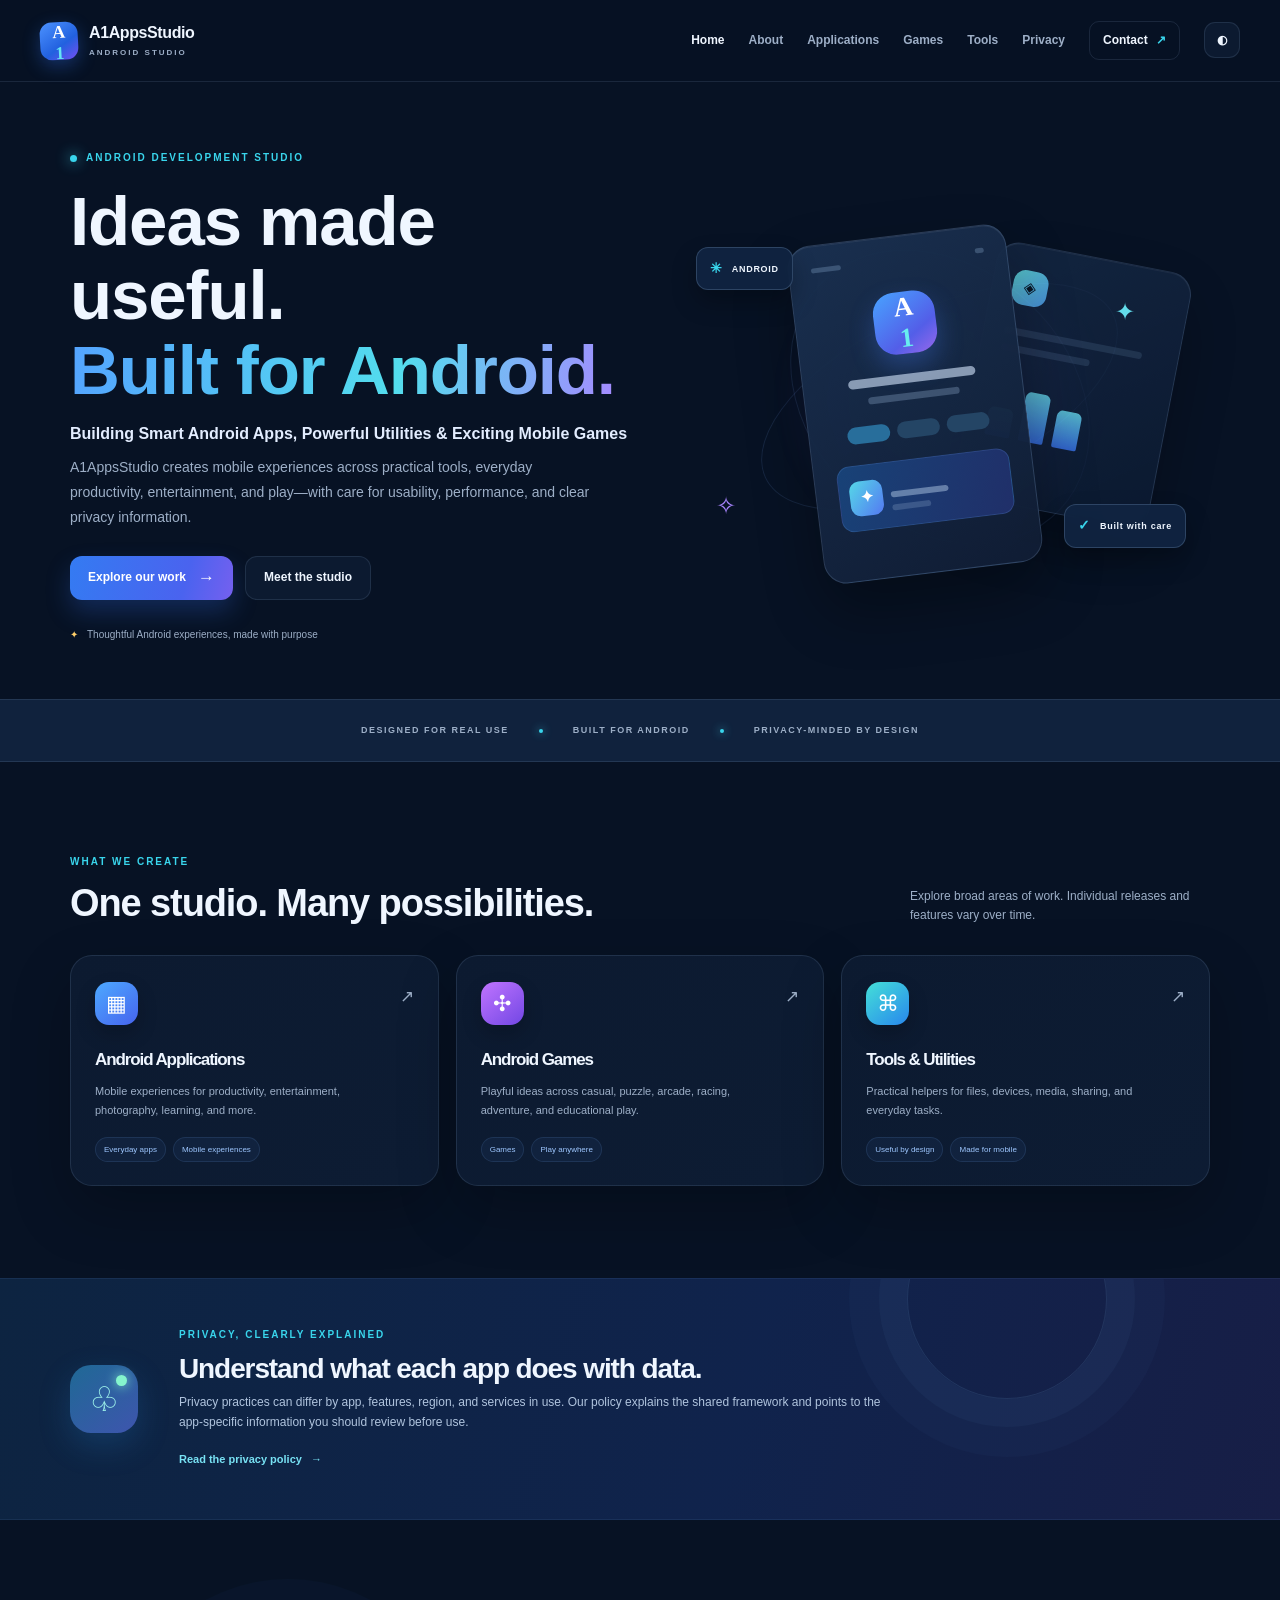
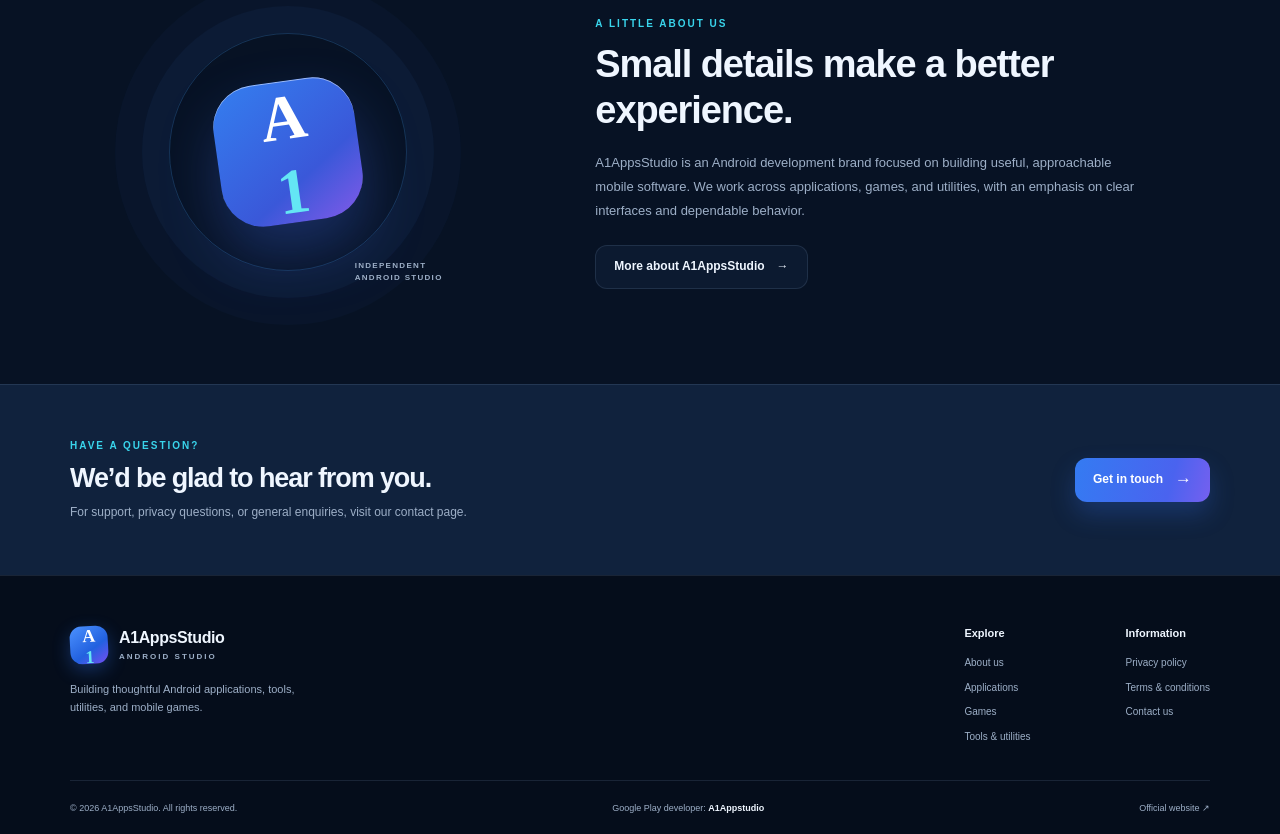
<file: index.html>
<!doctype html>
<html lang="en" data-theme="dark">
<head>
  <meta charset="utf-8">
  <meta name="viewport" content="width=device-width, initial-scale=1">
  <meta name="theme-color" content="#071224">
  <meta name="description" content="A1AppsStudio creates Android applications, helpful utilities, and mobile games with thoughtful design and privacy in mind.">
  <title>A1AppsStudio — Android Apps, Utilities & Games</title>
  <link rel="icon" href="assets/favicon.svg" type="image/svg+xml">
  <link rel="stylesheet" href="assets/site.css">
  <script src="assets/site.js" defer></script>
</head>
<body>
  <a class="skip-link" href="#main">Skip to content</a>
  <header class="site-header"><div class="nav-wrap">
    <a class="brand" href="index.html" aria-label="A1AppsStudio home"><span class="brand-mark">A<span>1</span></span><span>A1AppsStudio<small>ANDROID STUDIO</small></span></a>
    <button class="menu-toggle" aria-expanded="false" aria-controls="primary-nav" aria-label="Open navigation"><span></span><span></span><span></span></button>
    <nav id="primary-nav" class="primary-nav" aria-label="Main navigation"><a class="active" href="index.html">Home</a><a href="about.html">About</a><a href="applications.html">Applications</a><a href="games.html">Games</a><a href="tools.html">Tools</a><a href="privacy.html">Privacy</a><a class="nav-contact" href="contact.html">Contact <span aria-hidden="true">↗</span></a><button class="theme-toggle" type="button" aria-label="Switch to light mode" title="Switch color theme">◐</button></nav>
  </div></header>
  <main id="main">
    <section class="hero shell">
      <div class="hero-copy"><div class="eyebrow"><span class="pulse"></span> ANDROID DEVELOPMENT STUDIO</div><h1>Ideas made useful.<br><span>Built for Android.</span></h1><p class="hero-lead">Building Smart Android Apps, Powerful Utilities &amp; Exciting Mobile Games</p><p class="hero-text">A1AppsStudio creates mobile experiences across practical tools, everyday productivity, entertainment, and play—with care for usability, performance, and clear privacy information.</p><div class="hero-actions"><a class="button button-primary" href="applications.html">Explore our work <span aria-hidden="true">→</span></a><a class="button button-quiet" href="about.html">Meet the studio</a></div><div class="hero-note"><span class="note-icon">✦</span> Thoughtful Android experiences, made with purpose</div></div>
      <div class="hero-art" aria-label="Abstract illustration of Android app screens" role="img"><div class="orbit orbit-one"></div><div class="orbit orbit-two"></div><div class="glow"></div><div class="art-card art-card-back"><span class="mini-icon cyan">◈</span><i></i><i class="short"></i><div class="mini-bars"><b></b><b></b><b></b></div></div><div class="art-card art-card-front"><div class="phone-top"><span></span><span></span></div><div class="app-symbol">A<span>1</span></div><div class="art-line wide"></div><div class="art-line"></div><div class="art-chip-row"><span></span><span></span><span></span></div><div class="art-tile"><b>✦</b><span></span><span class="short"></span></div></div><div class="float-chip chip-top"><span>✳</span> ANDROID</div><div class="float-chip chip-bottom"><span>✓</span> Built with care</div><div class="spark spark-a">✦</div><div class="spark spark-b">✧</div></div>
    </section>
    <section class="trust-strip"><div class="shell trust-inner"><span>DESIGNED FOR REAL USE</span><span class="trust-divider"></span><span>BUILT FOR ANDROID</span><span class="trust-divider"></span><span>PRIVACY-MINDED BY DESIGN</span></div></section>
    <section class="section shell"><div class="section-heading"><div><div class="eyebrow">WHAT WE CREATE</div><h2>One studio. Many possibilities.</h2></div><p>Explore broad areas of work. Individual releases and features vary over time.</p></div><div class="category-grid">
      <a class="category-card" href="applications.html"><div class="category-icon icon-blue">▦</div><span class="card-arrow">↗</span><h3>Android Applications</h3><p>Mobile experiences for productivity, entertainment, photography, learning, and more.</p><div class="tag-row"><span>Everyday apps</span><span>Mobile experiences</span></div></a>
      <a class="category-card" href="games.html"><div class="category-icon icon-violet">✣</div><span class="card-arrow">↗</span><h3>Android Games</h3><p>Playful ideas across casual, puzzle, arcade, racing, adventure, and educational play.</p><div class="tag-row"><span>Games</span><span>Play anywhere</span></div></a>
      <a class="category-card" href="tools.html"><div class="category-icon icon-cyan">⌘</div><span class="card-arrow">↗</span><h3>Tools &amp; Utilities</h3><p>Practical helpers for files, devices, media, sharing, and everyday tasks.</p><div class="tag-row"><span>Useful by design</span><span>Made for mobile</span></div></a>
    </div></section>
    <section class="privacy-band"><div class="shell privacy-inner"><div class="privacy-emblem">♧<span></span></div><div><div class="eyebrow">PRIVACY, CLEARLY EXPLAINED</div><h2>Understand what each app does with data.</h2><p>Privacy practices can differ by app, features, region, and services in use. Our policy explains the shared framework and points to the app-specific information you should review before use.</p><a class="text-link" href="privacy.html">Read the privacy policy <span aria-hidden="true">→</span></a></div><div class="privacy-orb" aria-hidden="true"></div></div></section>
    <section class="section shell about-preview"><div class="about-graphic"><div class="about-ring"></div><div class="about-monogram">A<span>1</span></div><div class="about-caption">INDEPENDENT<br>ANDROID STUDIO</div></div><div class="about-copy"><div class="eyebrow">A LITTLE ABOUT US</div><h2>Small details make a better experience.</h2><p>A1AppsStudio is an Android development brand focused on building useful, approachable mobile software. We work across applications, games, and utilities, with an emphasis on clear interfaces and dependable behavior.</p><a class="button button-outline" href="about.html">More about A1AppsStudio <span aria-hidden="true">→</span></a></div></section>
    <section class="contact-cta"><div class="shell cta-inner"><div><div class="eyebrow">HAVE A QUESTION?</div><h2>We’d be glad to hear from you.</h2><p>For support, privacy questions, or general enquiries, visit our contact page.</p></div><a class="button button-primary" href="contact.html">Get in touch <span aria-hidden="true">→</span></a></div></section>
  </main>
  <footer class="site-footer"><div class="shell footer-main"><div class="footer-brand"><a class="brand" href="index.html"><span class="brand-mark">A<span>1</span></span><span>A1AppsStudio<small>ANDROID STUDIO</small></span></a><p>Building thoughtful Android applications, tools, utilities, and mobile games.</p></div><div class="footer-links"><div><b>Explore</b><a href="about.html">About us</a><a href="applications.html">Applications</a><a href="games.html">Games</a><a href="tools.html">Tools &amp; utilities</a></div><div><b>Information</b><a href="privacy.html">Privacy policy</a><a href="terms.html">Terms &amp; conditions</a><a href="contact.html">Contact us</a></div></div></div><div class="shell footer-bottom"><span>© <span data-year></span> A1AppsStudio. All rights reserved.</span><span>Google Play developer: <strong>A1Appstudio</strong></span><a href="https://asifmahmod26.github.io/">Official website ↗</a></div></footer>
</body></html>
</file>
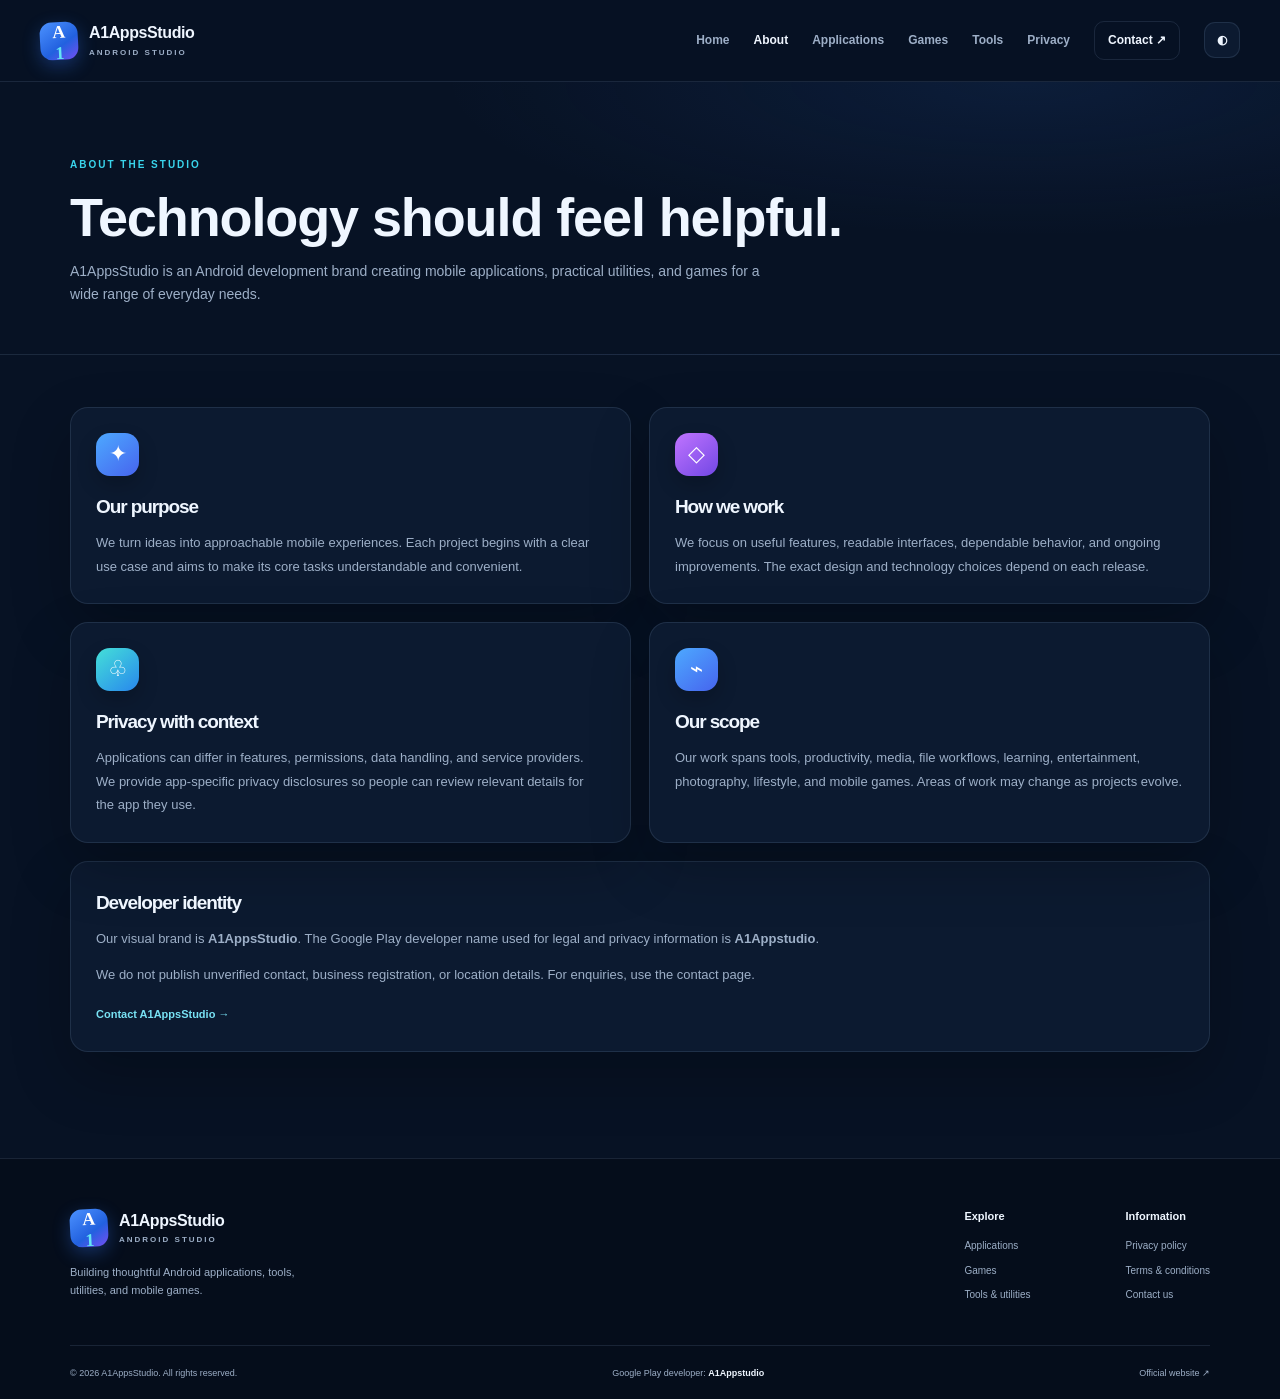
<file: about.html>
<!doctype html><html lang="en" data-theme="dark"><head><meta charset="utf-8"><meta name="viewport" content="width=device-width, initial-scale=1"><meta name="description" content="Learn about A1AppsStudio, an Android development brand creating applications, utilities, and mobile games."><title>About Us | A1AppsStudio</title><link rel="icon" href="assets/favicon.svg" type="image/svg+xml"><link rel="stylesheet" href="assets/site.css"><script src="assets/site.js" defer></script></head><body><a class="skip-link" href="#main">Skip to content</a><header class="site-header"><div class="nav-wrap"><a class="brand" href="index.html"><span class="brand-mark">A<span>1</span></span><span>A1AppsStudio<small>ANDROID STUDIO</small></span></a><button class="menu-toggle" aria-expanded="false" aria-controls="primary-nav" aria-label="Open navigation"><span></span><span></span><span></span></button><nav id="primary-nav" class="primary-nav"><a href="index.html">Home</a><a class="active" href="about.html">About</a><a href="applications.html">Applications</a><a href="games.html">Games</a><a href="tools.html">Tools</a><a href="privacy.html">Privacy</a><a class="nav-contact" href="contact.html">Contact ↗</a><button class="theme-toggle" type="button" aria-label="Switch color theme">◐</button></nav></div></header><main id="main"><section class="page-hero"><div class="shell"><div class="eyebrow">ABOUT THE STUDIO</div><h1>Technology should feel helpful.</h1><p>A1AppsStudio is an Android development brand creating mobile applications, practical utilities, and games for a wide range of everyday needs.</p></div></section><section class="page-content shell"><div class="content-grid"><article class="info-card"><div class="category-icon icon-blue">✦</div><h2>Our purpose</h2><p>We turn ideas into approachable mobile experiences. Each project begins with a clear use case and aims to make its core tasks understandable and convenient.</p></article><article class="info-card"><div class="category-icon icon-violet">◇</div><h2>How we work</h2><p>We focus on useful features, readable interfaces, dependable behavior, and ongoing improvements. The exact design and technology choices depend on each release.</p></article><article class="info-card"><div class="category-icon icon-cyan">♧</div><h2>Privacy with context</h2><p>Applications can differ in features, permissions, data handling, and service providers. We provide app-specific privacy disclosures so people can review relevant details for the app they use.</p></article><article class="info-card"><div class="category-icon icon-blue">⌁</div><h2>Our scope</h2><p>Our work spans tools, productivity, media, file workflows, learning, entertainment, photography, lifestyle, and mobile games. Areas of work may change as projects evolve.</p></article></div><div class="prose-card" style="margin-top:18px"><h2>Developer identity</h2><p>Our visual brand is <strong>A1AppsStudio</strong>. The Google Play developer name used for legal and privacy information is <strong>A1Appstudio</strong>.</p><p>We do not publish unverified contact, business registration, or location details. For enquiries, use the contact page.</p><a class="text-link" href="contact.html">Contact A1AppsStudio →</a></div></section></main><footer class="site-footer"><div class="shell footer-main"><div class="footer-brand"><a class="brand" href="index.html"><span class="brand-mark">A<span>1</span></span><span>A1AppsStudio<small>ANDROID STUDIO</small></span></a><p>Building thoughtful Android applications, tools, utilities, and mobile games.</p></div><div class="footer-links"><div><b>Explore</b><a href="applications.html">Applications</a><a href="games.html">Games</a><a href="tools.html">Tools &amp; utilities</a></div><div><b>Information</b><a href="privacy.html">Privacy policy</a><a href="terms.html">Terms &amp; conditions</a><a href="contact.html">Contact us</a></div></div></div><div class="shell footer-bottom"><span>© <span data-year></span> A1AppsStudio. All rights reserved.</span><span>Google Play developer: <strong>A1Appstudio</strong></span><a href="https://asifmahmod26.github.io/">Official website ↗</a></div></footer></body></html>
</file>
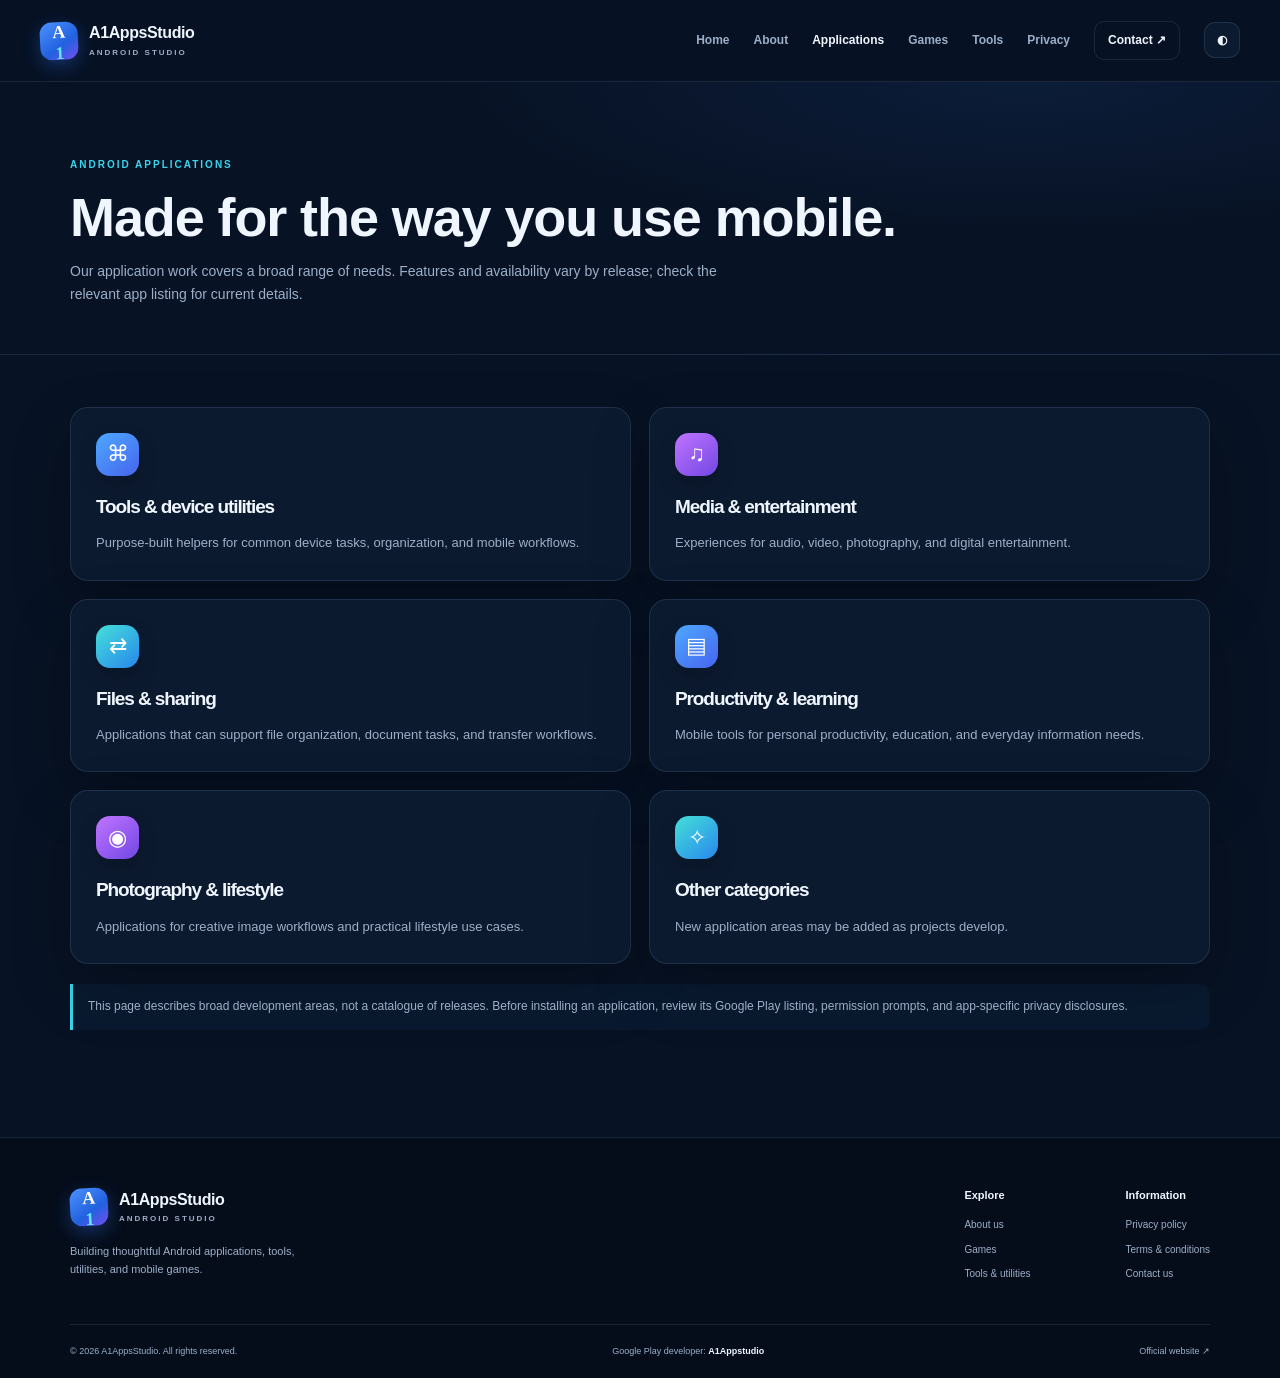
<file: applications.html>
<!doctype html><html lang="en" data-theme="dark"><head><meta charset="utf-8"><meta name="viewport" content="width=device-width, initial-scale=1"><meta name="description" content="Explore the broad categories of Android applications developed by A1AppsStudio."><title>Android Applications | A1AppsStudio</title><link rel="icon" href="assets/favicon.svg" type="image/svg+xml"><link rel="stylesheet" href="assets/site.css"><script src="assets/site.js" defer></script></head><body><a class="skip-link" href="#main">Skip to content</a><header class="site-header"><div class="nav-wrap"><a class="brand" href="index.html"><span class="brand-mark">A<span>1</span></span><span>A1AppsStudio<small>ANDROID STUDIO</small></span></a><button class="menu-toggle" aria-expanded="false" aria-controls="primary-nav" aria-label="Open navigation"><span></span><span></span><span></span></button><nav id="primary-nav" class="primary-nav"><a href="index.html">Home</a><a href="about.html">About</a><a class="active" href="applications.html">Applications</a><a href="games.html">Games</a><a href="tools.html">Tools</a><a href="privacy.html">Privacy</a><a class="nav-contact" href="contact.html">Contact ↗</a><button class="theme-toggle" type="button" aria-label="Switch color theme">◐</button></nav></div></header><main id="main"><section class="page-hero"><div class="shell"><div class="eyebrow">ANDROID APPLICATIONS</div><h1>Made for the way you use mobile.</h1><p>Our application work covers a broad range of needs. Features and availability vary by release; check the relevant app listing for current details.</p></div></section><section class="page-content shell"><div class="content-grid"><article class="info-card"><div class="category-icon icon-blue">⌘</div><h2>Tools &amp; device utilities</h2><p>Purpose-built helpers for common device tasks, organization, and mobile workflows.</p></article><article class="info-card"><div class="category-icon icon-violet">♫</div><h2>Media &amp; entertainment</h2><p>Experiences for audio, video, photography, and digital entertainment.</p></article><article class="info-card"><div class="category-icon icon-cyan">⇄</div><h2>Files &amp; sharing</h2><p>Applications that can support file organization, document tasks, and transfer workflows.</p></article><article class="info-card"><div class="category-icon icon-blue">▤</div><h2>Productivity &amp; learning</h2><p>Mobile tools for personal productivity, education, and everyday information needs.</p></article><article class="info-card"><div class="category-icon icon-violet">◉</div><h2>Photography &amp; lifestyle</h2><p>Applications for creative image workflows and practical lifestyle use cases.</p></article><article class="info-card"><div class="category-icon icon-cyan">✧</div><h2>Other categories</h2><p>New application areas may be added as projects develop.</p></article></div><div class="notice" style="margin-top:20px">This page describes broad development areas, not a catalogue of releases. Before installing an application, review its Google Play listing, permission prompts, and app-specific privacy disclosures.</div></section></main><footer class="site-footer"><div class="shell footer-main"><div class="footer-brand"><a class="brand" href="index.html"><span class="brand-mark">A<span>1</span></span><span>A1AppsStudio<small>ANDROID STUDIO</small></span></a><p>Building thoughtful Android applications, tools, utilities, and mobile games.</p></div><div class="footer-links"><div><b>Explore</b><a href="about.html">About us</a><a href="games.html">Games</a><a href="tools.html">Tools &amp; utilities</a></div><div><b>Information</b><a href="privacy.html">Privacy policy</a><a href="terms.html">Terms &amp; conditions</a><a href="contact.html">Contact us</a></div></div></div><div class="shell footer-bottom"><span>© <span data-year></span> A1AppsStudio. All rights reserved.</span><span>Google Play developer: <strong>A1Appstudio</strong></span><a href="https://asifmahmod26.github.io/">Official website ↗</a></div></footer></body></html>
</file>
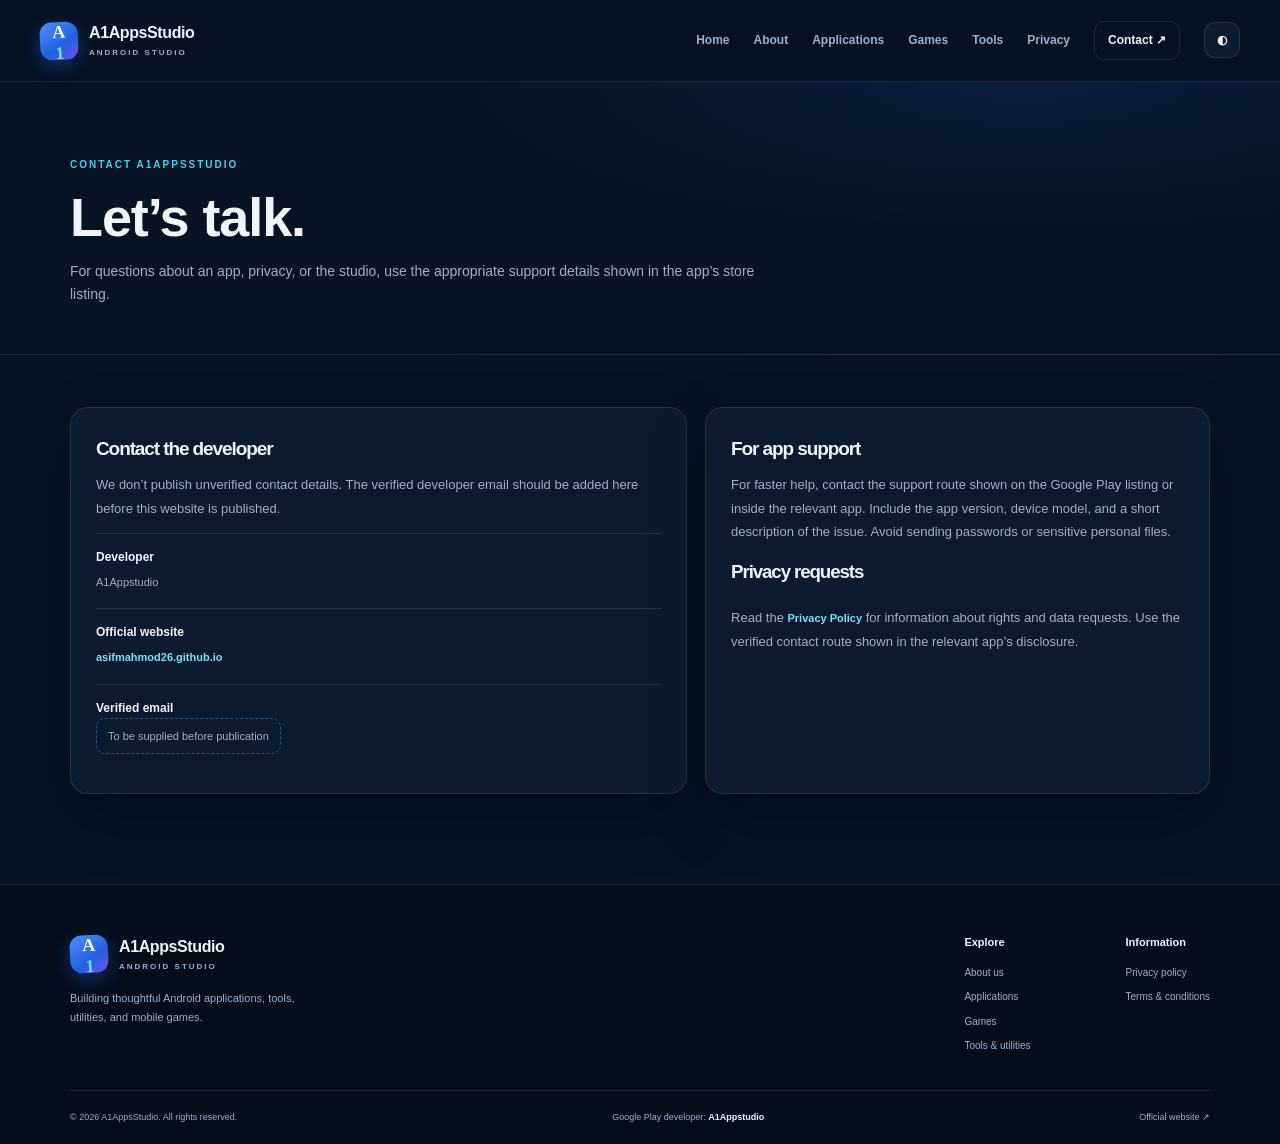
<file: contact.html>
<!doctype html><html lang="en" data-theme="dark"><head><meta charset="utf-8"><meta name="viewport" content="width=device-width, initial-scale=1"><meta name="description" content="Contact A1AppsStudio for general enquiries, application support, or privacy questions."><title>Contact Us | A1AppsStudio</title><link rel="icon" href="assets/favicon.svg" type="image/svg+xml"><link rel="stylesheet" href="assets/site.css"><script src="assets/site.js" defer></script></head><body><a class="skip-link" href="#main">Skip to content</a><header class="site-header"><div class="nav-wrap"><a class="brand" href="index.html"><span class="brand-mark">A<span>1</span></span><span>A1AppsStudio<small>ANDROID STUDIO</small></span></a><button class="menu-toggle" aria-expanded="false" aria-controls="primary-nav" aria-label="Open navigation"><span></span><span></span><span></span></button><nav id="primary-nav" class="primary-nav"><a href="index.html">Home</a><a href="about.html">About</a><a href="applications.html">Applications</a><a href="games.html">Games</a><a href="tools.html">Tools</a><a href="privacy.html">Privacy</a><a class="nav-contact active" href="contact.html">Contact ↗</a><button class="theme-toggle" type="button" aria-label="Switch color theme">◐</button></nav></div></header><main id="main"><section class="page-hero"><div class="shell"><div class="eyebrow">CONTACT A1APPSSTUDIO</div><h1>Let’s talk.</h1><p>For questions about an app, privacy, or the studio, use the appropriate support details shown in the app’s store listing.</p></div></section><section class="page-content shell"><div class="contact-layout"><article class="contact-card"><h2>Contact the developer</h2><p>We don’t publish unverified contact details. The verified developer email should be added here before this website is published.</p><div class="contact-method"><b>Developer</b><span>A1Appstudio</span></div><div class="contact-method"><b>Official website</b><span><a class="text-link" href="https://asifmahmod26.github.io/">asifmahmod26.github.io</a></span></div><div class="contact-method"><b>Verified email</b><span class="placeholder">To be supplied before publication</span></div></article><article class="contact-card"><h2>For app support</h2><p>For faster help, contact the support route shown on the Google Play listing or inside the relevant app. Include the app version, device model, and a short description of the issue. Avoid sending passwords or sensitive personal files.</p><h3>Privacy requests</h3><p>Read the <a class="text-link" href="privacy.html">Privacy Policy</a> for information about rights and data requests. Use the verified contact route shown in the relevant app’s disclosure.</p></article></div></section></main><footer class="site-footer"><div class="shell footer-main"><div class="footer-brand"><a class="brand" href="index.html"><span class="brand-mark">A<span>1</span></span><span>A1AppsStudio<small>ANDROID STUDIO</small></span></a><p>Building thoughtful Android applications, tools, utilities, and mobile games.</p></div><div class="footer-links"><div><b>Explore</b><a href="about.html">About us</a><a href="applications.html">Applications</a><a href="games.html">Games</a><a href="tools.html">Tools &amp; utilities</a></div><div><b>Information</b><a href="privacy.html">Privacy policy</a><a href="terms.html">Terms &amp; conditions</a></div></div></div><div class="shell footer-bottom"><span>© <span data-year></span> A1AppsStudio. All rights reserved.</span><span>Google Play developer: <strong>A1Appstudio</strong></span><a href="https://asifmahmod26.github.io/">Official website ↗</a></div></footer></body></html>
</file>
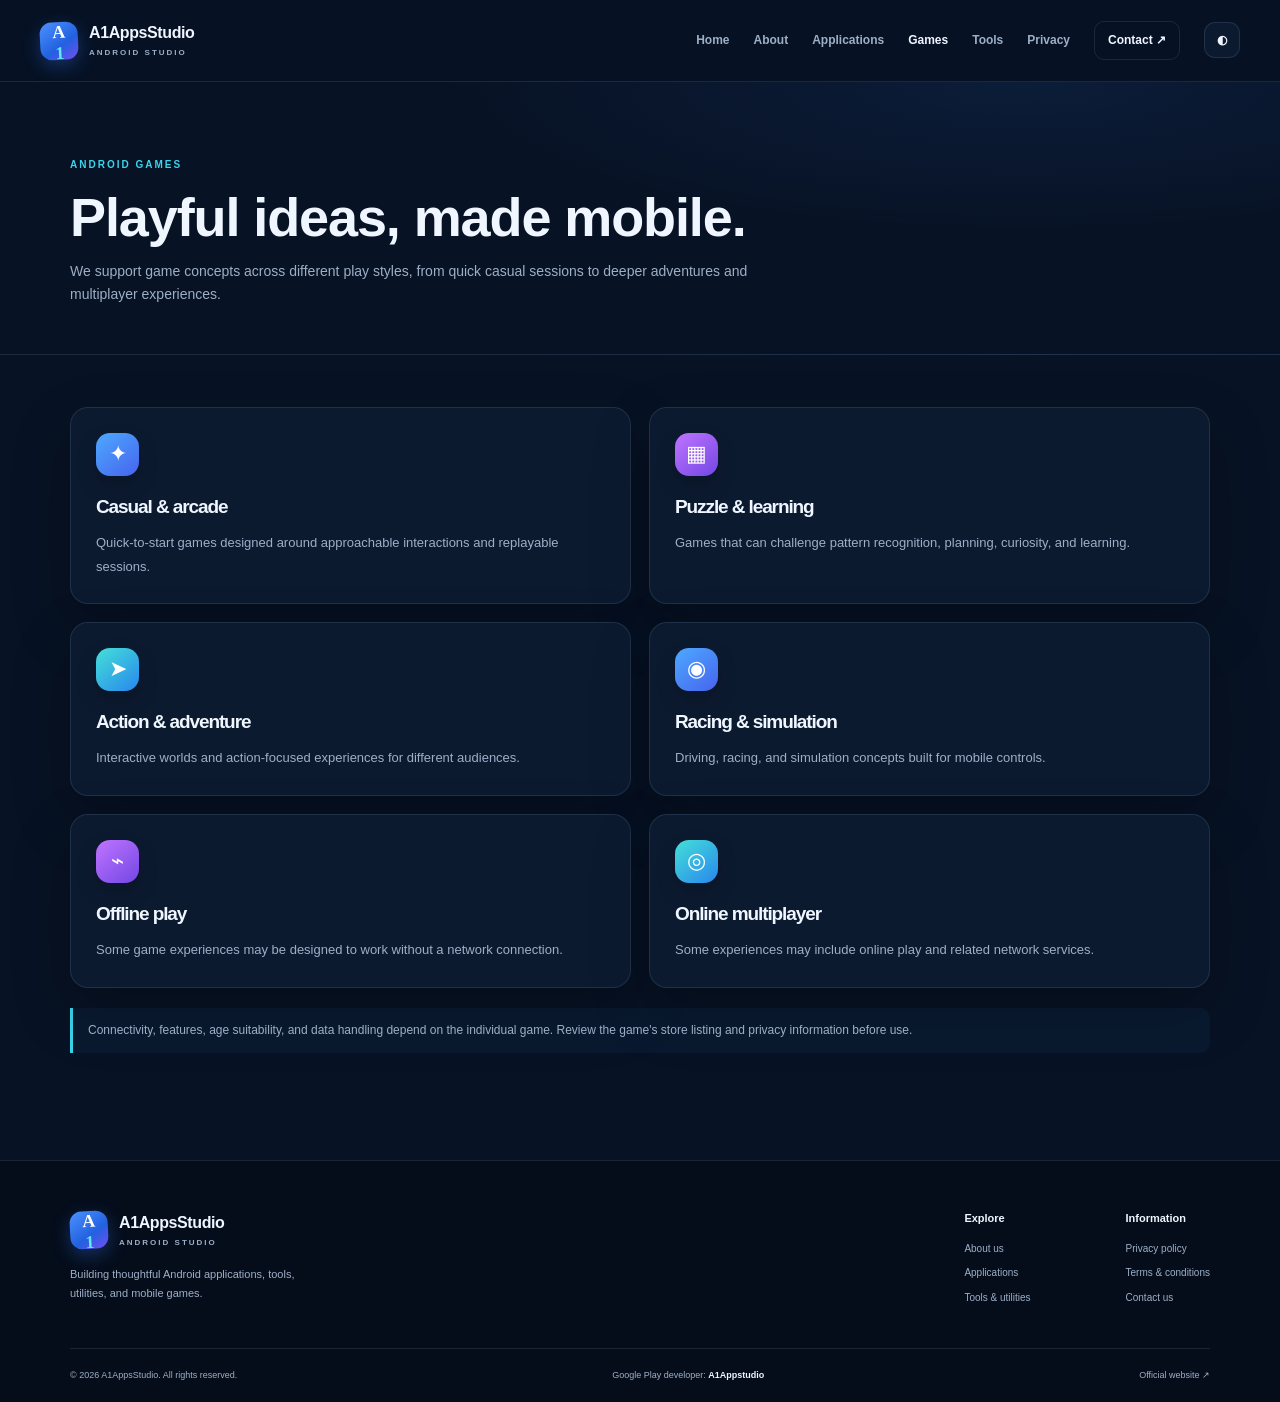
<file: games.html>
<!doctype html><html lang="en" data-theme="dark"><head><meta charset="utf-8"><meta name="viewport" content="width=device-width, initial-scale=1"><meta name="description" content="Explore the broad categories of Android games developed by A1AppsStudio."><title>Android Games | A1AppsStudio</title><link rel="icon" href="assets/favicon.svg" type="image/svg+xml"><link rel="stylesheet" href="assets/site.css"><script src="assets/site.js" defer></script></head><body><a class="skip-link" href="#main">Skip to content</a><header class="site-header"><div class="nav-wrap"><a class="brand" href="index.html"><span class="brand-mark">A<span>1</span></span><span>A1AppsStudio<small>ANDROID STUDIO</small></span></a><button class="menu-toggle" aria-expanded="false" aria-controls="primary-nav" aria-label="Open navigation"><span></span><span></span><span></span></button><nav id="primary-nav" class="primary-nav"><a href="index.html">Home</a><a href="about.html">About</a><a href="applications.html">Applications</a><a class="active" href="games.html">Games</a><a href="tools.html">Tools</a><a href="privacy.html">Privacy</a><a class="nav-contact" href="contact.html">Contact ↗</a><button class="theme-toggle" type="button" aria-label="Switch color theme">◐</button></nav></div></header><main id="main"><section class="page-hero"><div class="shell"><div class="eyebrow">ANDROID GAMES</div><h1>Playful ideas, made mobile.</h1><p>We support game concepts across different play styles, from quick casual sessions to deeper adventures and multiplayer experiences.</p></div></section><section class="page-content shell"><div class="content-grid"><article class="info-card"><div class="category-icon icon-blue">✦</div><h2>Casual &amp; arcade</h2><p>Quick-to-start games designed around approachable interactions and replayable sessions.</p></article><article class="info-card"><div class="category-icon icon-violet">▦</div><h2>Puzzle &amp; learning</h2><p>Games that can challenge pattern recognition, planning, curiosity, and learning.</p></article><article class="info-card"><div class="category-icon icon-cyan">➤</div><h2>Action &amp; adventure</h2><p>Interactive worlds and action-focused experiences for different audiences.</p></article><article class="info-card"><div class="category-icon icon-blue">◉</div><h2>Racing &amp; simulation</h2><p>Driving, racing, and simulation concepts built for mobile controls.</p></article><article class="info-card"><div class="category-icon icon-violet">⌁</div><h2>Offline play</h2><p>Some game experiences may be designed to work without a network connection.</p></article><article class="info-card"><div class="category-icon icon-cyan">◎</div><h2>Online multiplayer</h2><p>Some experiences may include online play and related network services.</p></article></div><div class="notice" style="margin-top:20px">Connectivity, features, age suitability, and data handling depend on the individual game. Review the game's store listing and privacy information before use.</div></section></main><footer class="site-footer"><div class="shell footer-main"><div class="footer-brand"><a class="brand" href="index.html"><span class="brand-mark">A<span>1</span></span><span>A1AppsStudio<small>ANDROID STUDIO</small></span></a><p>Building thoughtful Android applications, tools, utilities, and mobile games.</p></div><div class="footer-links"><div><b>Explore</b><a href="about.html">About us</a><a href="applications.html">Applications</a><a href="tools.html">Tools &amp; utilities</a></div><div><b>Information</b><a href="privacy.html">Privacy policy</a><a href="terms.html">Terms &amp; conditions</a><a href="contact.html">Contact us</a></div></div></div><div class="shell footer-bottom"><span>© <span data-year></span> A1AppsStudio. All rights reserved.</span><span>Google Play developer: <strong>A1Appstudio</strong></span><a href="https://asifmahmod26.github.io/">Official website ↗</a></div></footer></body></html>
</file>
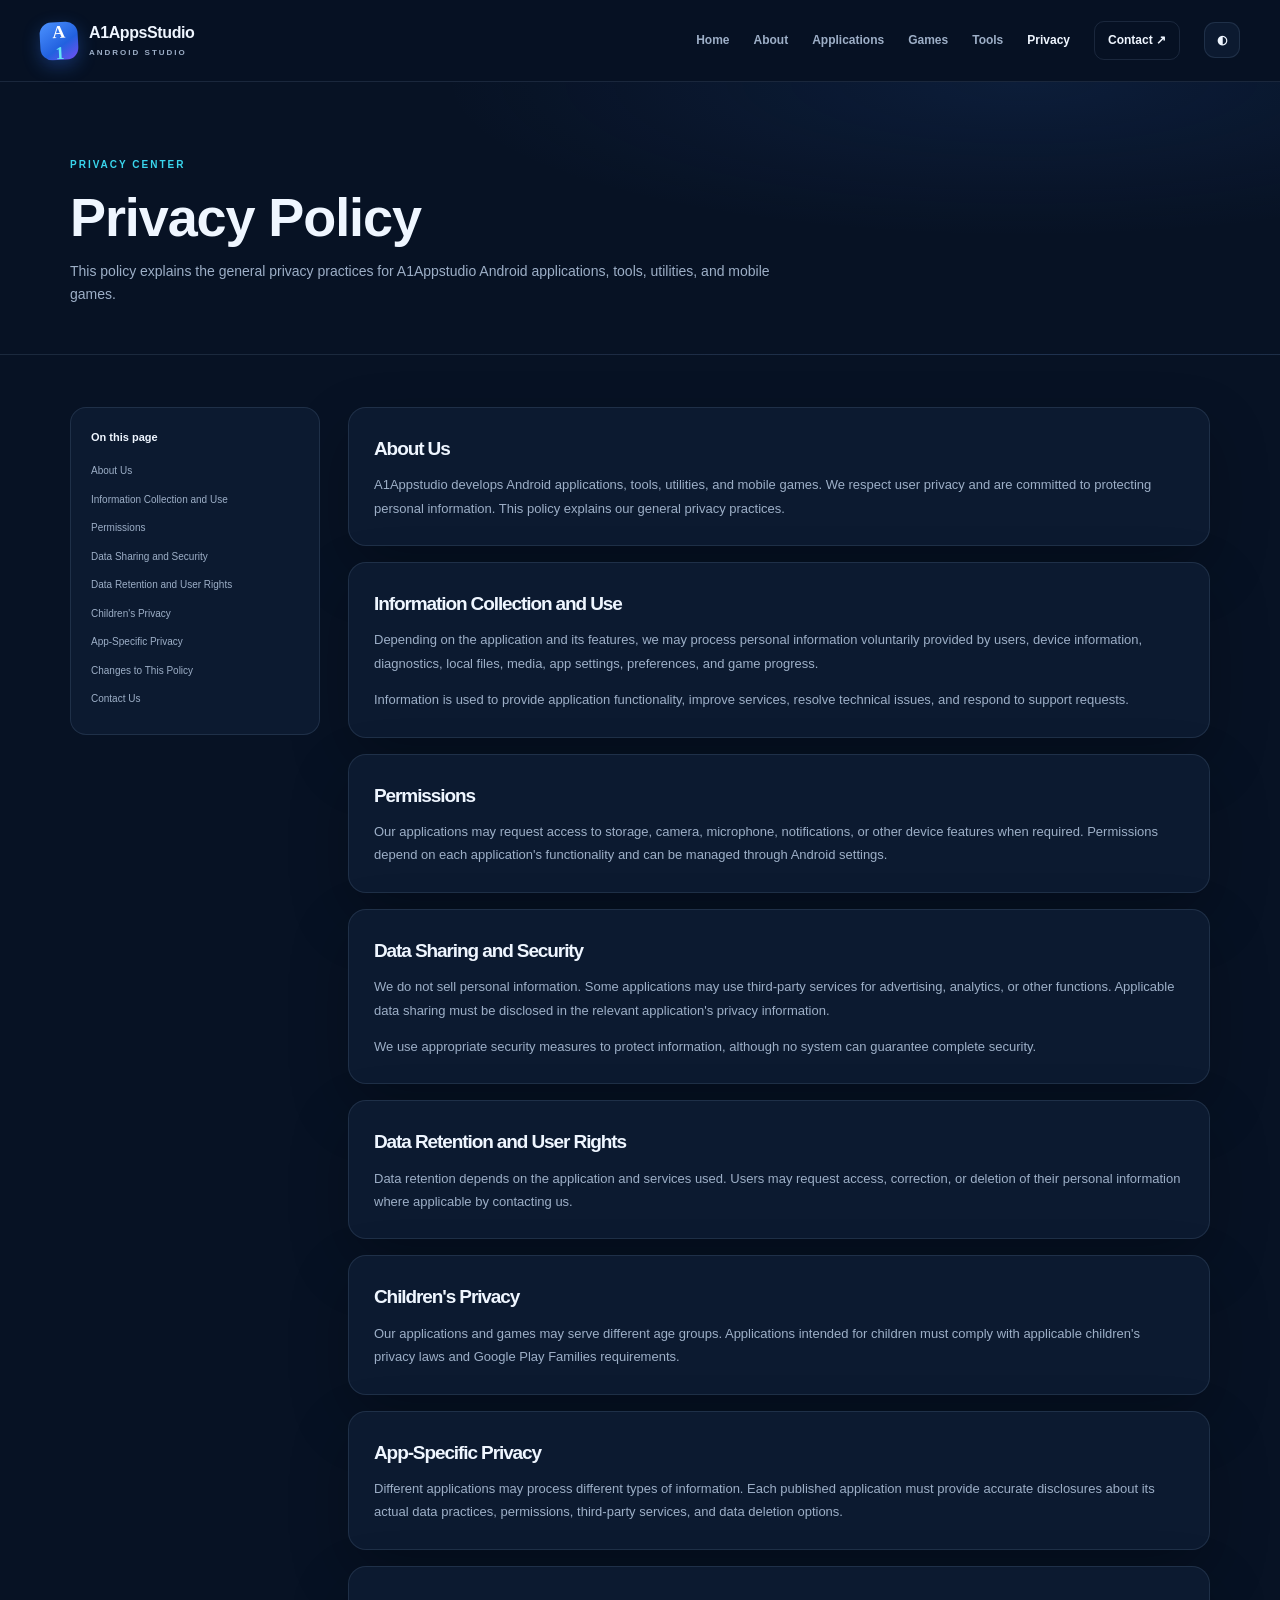
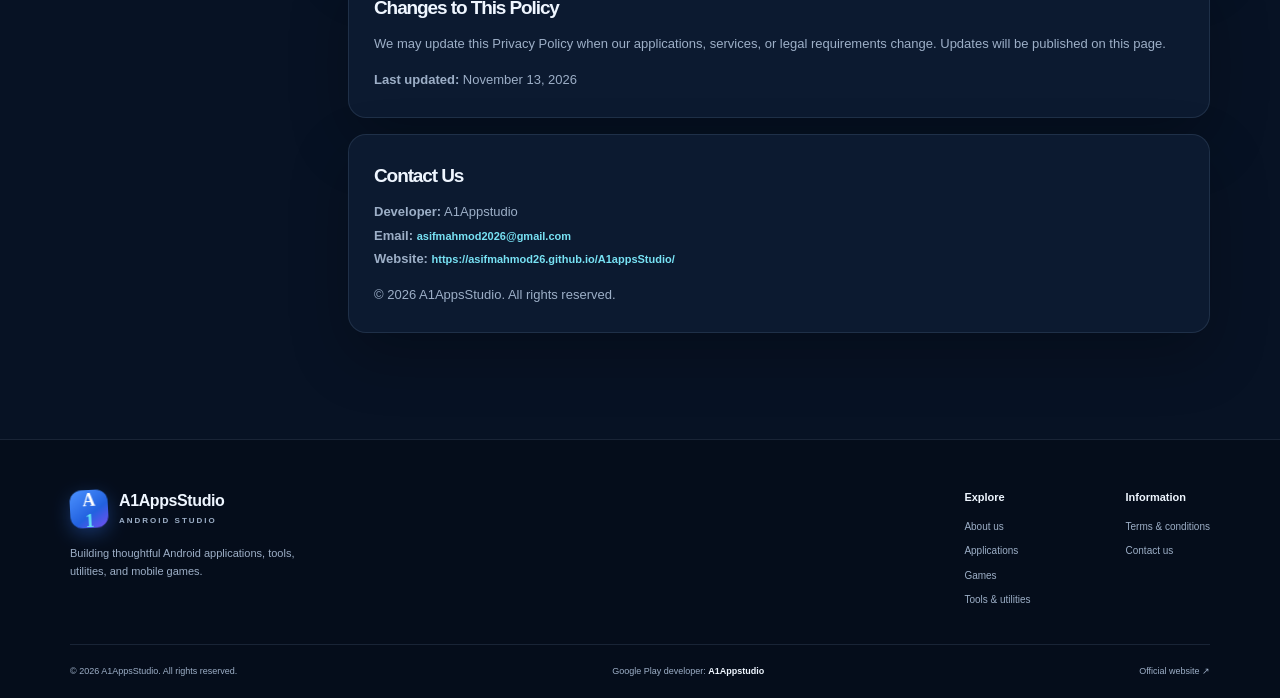
<file: privacy.html>
<!doctype html><html lang="en" data-theme="dark"><head><meta charset="utf-8"><meta name="viewport" content="width=device-width, initial-scale=1"><meta name="description" content="Privacy Policy for Android applications and games developed and published by A1Appstudio, with app-specific disclosures for each release."><meta name="robots" content="index,follow"><title>Privacy Policy | A1AppsStudio</title><link rel="canonical" href="https://asifmahmod26.github.io/privacy.html"><link rel="icon" href="assets/favicon.svg" type="image/svg+xml"><link rel="stylesheet" href="assets/site.css"><script src="assets/site.js" defer></script></head><body><a class="skip-link" href="#main">Skip to content</a><header class="site-header"><div class="nav-wrap"><a class="brand" href="index.html"><span class="brand-mark">A<span>1</span></span><span>A1AppsStudio<small>ANDROID STUDIO</small></span></a><button class="menu-toggle" aria-expanded="false" aria-controls="primary-nav" aria-label="Open navigation"><span></span><span></span><span></span></button><nav id="primary-nav" class="primary-nav"><a href="index.html">Home</a><a href="about.html">About</a><a href="applications.html">Applications</a><a href="games.html">Games</a><a href="tools.html">Tools</a><a class="active" href="privacy.html">Privacy</a><a class="nav-contact" href="contact.html">Contact ↗</a><button class="theme-toggle" type="button" aria-label="Switch color theme">◐</button></nav></div></header><main id="main"><section class="page-hero"><div class="shell"><div class="eyebrow">PRIVACY CENTER</div><h1>Privacy Policy</h1><p>This policy explains the general privacy practices for A1Appstudio Android applications, tools, utilities, and mobile games.</p></div></section><section class="page-content shell"><div class="prose-layout"><aside class="toc"><b>On this page</b><a href="#about">About Us</a><a href="#information">Information Collection and Use</a><a href="#permissions">Permissions</a><a href="#sharing">Data Sharing and Security</a><a href="#retention">Data Retention and User Rights</a><a href="#children">Children's Privacy</a><a href="#app-specific">App-Specific Privacy</a><a href="#changes">Changes to This Policy</a><a href="#contact">Contact Us</a></aside><div>
  <article class="prose-card" id="about"><h2>About Us</h2><p>A1Appstudio develops Android applications, tools, utilities, and mobile games. We respect user privacy and are committed to protecting personal information. This policy explains our general privacy practices.</p></article>
  <article class="prose-card" id="information"><h2>Information Collection and Use</h2><p>Depending on the application and its features, we may process personal information voluntarily provided by users, device information, diagnostics, local files, media, app settings, preferences, and game progress.</p><p>Information is used to provide application functionality, improve services, resolve technical issues, and respond to support requests.</p></article>
  <article class="prose-card" id="permissions"><h2>Permissions</h2><p>Our applications may request access to storage, camera, microphone, notifications, or other device features when required. Permissions depend on each application's functionality and can be managed through Android settings.</p></article>
  <article class="prose-card" id="sharing"><h2>Data Sharing and Security</h2><p>We do not sell personal information. Some applications may use third-party services for advertising, analytics, or other functions. Applicable data sharing must be disclosed in the relevant application's privacy information.</p><p>We use appropriate security measures to protect information, although no system can guarantee complete security.</p></article>
  <article class="prose-card" id="retention"><h2>Data Retention and User Rights</h2><p>Data retention depends on the application and services used. Users may request access, correction, or deletion of their personal information where applicable by contacting us.</p></article>
  <article class="prose-card" id="children"><h2>Children's Privacy</h2><p>Our applications and games may serve different age groups. Applications intended for children must comply with applicable children's privacy laws and Google Play Families requirements.</p></article>
  <article class="prose-card" id="app-specific"><h2>App-Specific Privacy</h2><p>Different applications may process different types of information. Each published application must provide accurate disclosures about its actual data practices, permissions, third-party services, and data deletion options.</p></article>
  <article class="prose-card" id="changes"><h2>Changes to This Policy</h2><p>We may update this Privacy Policy when our applications, services, or legal requirements change. Updates will be published on this page.</p><p><strong>Last updated:</strong> November 13, 2026</p></article>
  <article class="prose-card" id="contact"><h2>Contact Us</h2><p><strong>Developer:</strong> A1Appstudio<br><strong>Email:</strong> <a class="text-link" href="mailto:asifmahmod2026@gmail.com">asifmahmod2026@gmail.com</a><br><strong>Website:</strong> <a class="text-link" href="https://asifmahmod26.github.io/A1appsStudio/">https://asifmahmod26.github.io/A1appsStudio/</a></p><p>© 2026 A1AppsStudio. All rights reserved.</p></article>
  </div></div></section></main><footer class="site-footer"><div class="shell footer-main"><div class="footer-brand"><a class="brand" href="index.html"><span class="brand-mark">A<span>1</span></span><span>A1AppsStudio<small>ANDROID STUDIO</small></span></a><p>Building thoughtful Android applications, tools, utilities, and mobile games.</p></div><div class="footer-links"><div><b>Explore</b><a href="about.html">About us</a><a href="applications.html">Applications</a><a href="games.html">Games</a><a href="tools.html">Tools &amp; utilities</a></div><div><b>Information</b><a href="terms.html">Terms &amp; conditions</a><a href="contact.html">Contact us</a></div></div></div><div class="shell footer-bottom"><span>© <span data-year></span> A1AppsStudio. All rights reserved.</span><span>Google Play developer: <strong>A1Appstudio</strong></span><a href="https://asifmahmod26.github.io/">Official website ↗</a></div></footer></body></html>
</file>
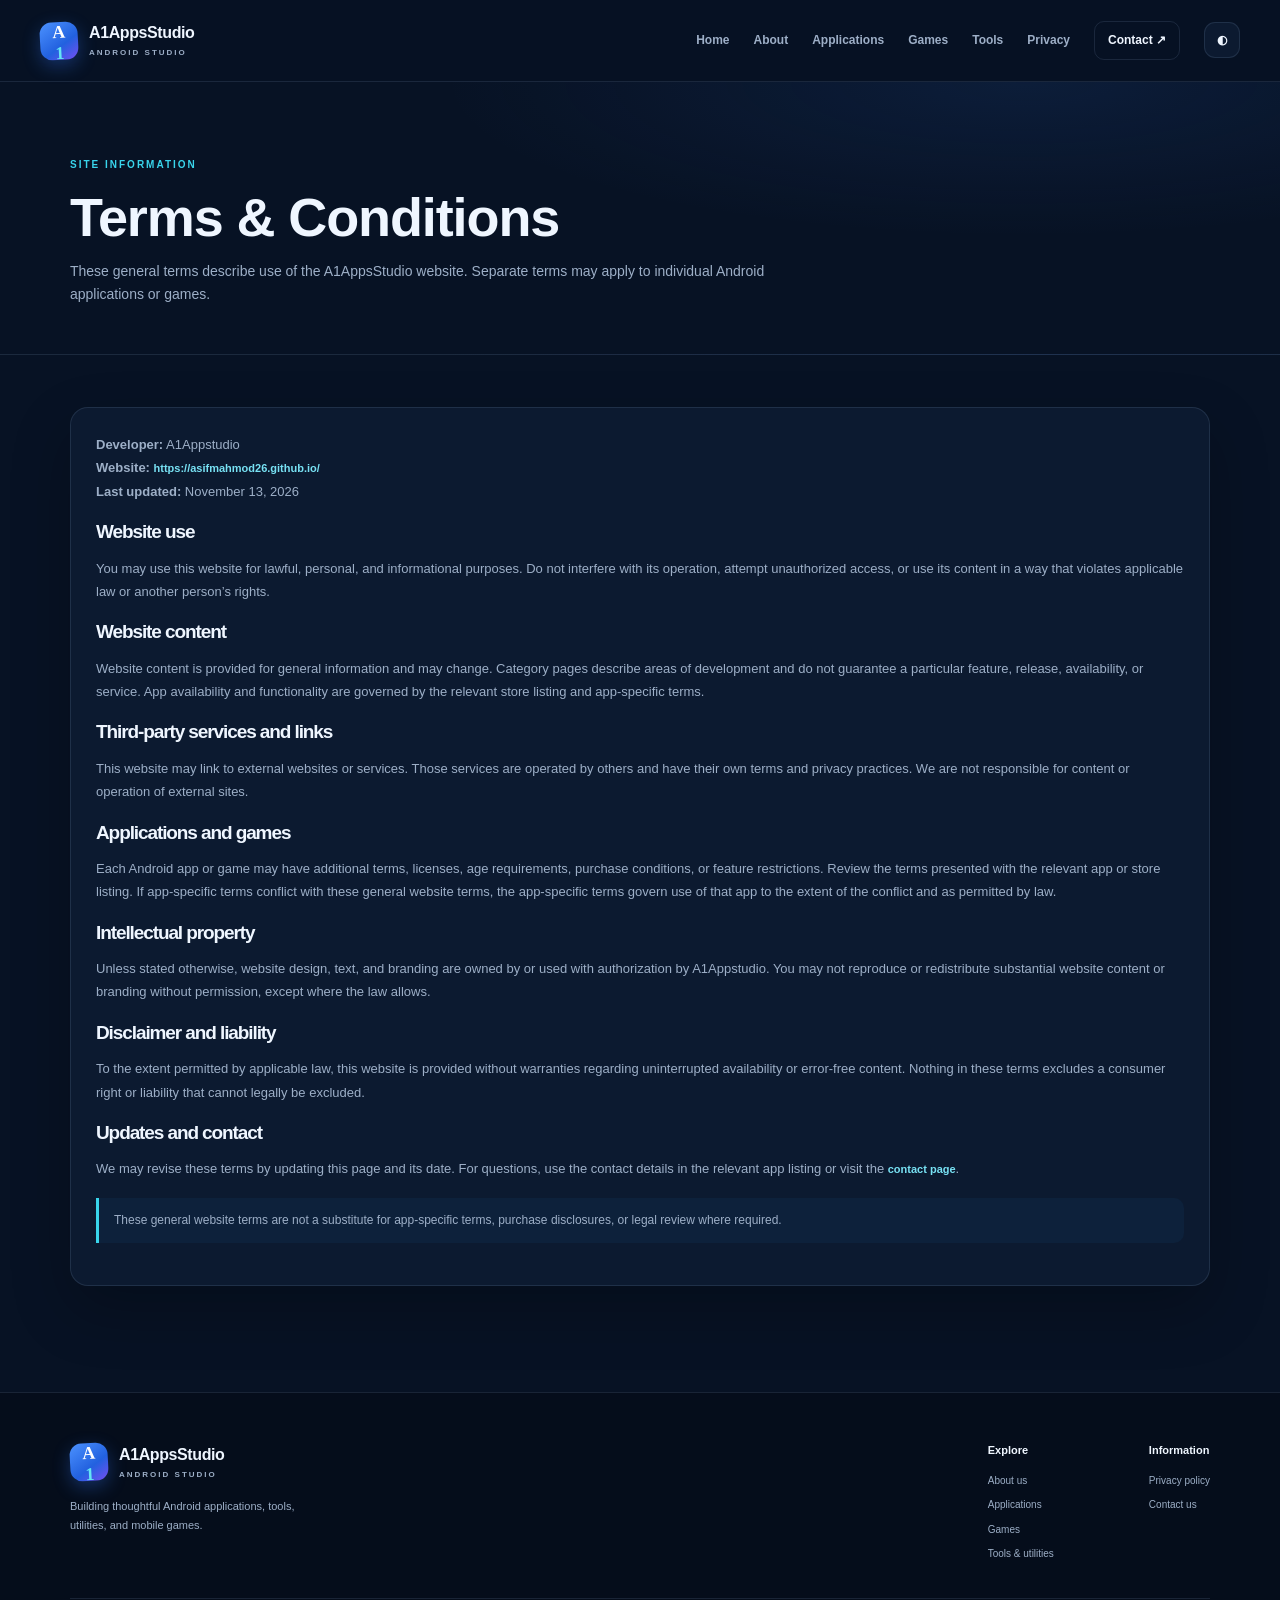
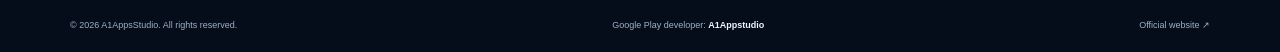
<file: terms.html>
<!doctype html><html lang="en" data-theme="dark"><head><meta charset="utf-8"><meta name="viewport" content="width=device-width, initial-scale=1"><meta name="description" content="General terms for using the A1AppsStudio website and Android applications and games, with app-specific terms taking precedence where applicable."><title>Terms &amp; Conditions | A1AppsStudio</title><link rel="icon" href="assets/favicon.svg" type="image/svg+xml"><link rel="stylesheet" href="assets/site.css"><script src="assets/site.js" defer></script></head><body><a class="skip-link" href="#main">Skip to content</a><header class="site-header"><div class="nav-wrap"><a class="brand" href="index.html"><span class="brand-mark">A<span>1</span></span><span>A1AppsStudio<small>ANDROID STUDIO</small></span></a><button class="menu-toggle" aria-expanded="false" aria-controls="primary-nav" aria-label="Open navigation"><span></span><span></span><span></span></button><nav id="primary-nav" class="primary-nav"><a href="index.html">Home</a><a href="about.html">About</a><a href="applications.html">Applications</a><a href="games.html">Games</a><a href="tools.html">Tools</a><a href="privacy.html">Privacy</a><a class="nav-contact" href="contact.html">Contact ↗</a><button class="theme-toggle" type="button" aria-label="Switch color theme">◐</button></nav></div></header><main id="main"><section class="page-hero"><div class="shell"><div class="eyebrow">SITE INFORMATION</div><h1>Terms &amp; Conditions</h1><p>These general terms describe use of the A1AppsStudio website. Separate terms may apply to individual Android applications or games.</p></div></section><section class="page-content shell"><article class="prose-card"><p><strong>Developer:</strong> A1Appstudio<br><strong>Website:</strong> <a class="text-link" href="https://asifmahmod26.github.io/">https://asifmahmod26.github.io/</a><br><strong>Last updated:</strong> November 13, 2026</p><h2>Website use</h2><p>You may use this website for lawful, personal, and informational purposes. Do not interfere with its operation, attempt unauthorized access, or use its content in a way that violates applicable law or another person’s rights.</p><h2>Website content</h2><p>Website content is provided for general information and may change. Category pages describe areas of development and do not guarantee a particular feature, release, availability, or service. App availability and functionality are governed by the relevant store listing and app-specific terms.</p><h2>Third-party services and links</h2><p>This website may link to external websites or services. Those services are operated by others and have their own terms and privacy practices. We are not responsible for content or operation of external sites.</p><h2>Applications and games</h2><p>Each Android app or game may have additional terms, licenses, age requirements, purchase conditions, or feature restrictions. Review the terms presented with the relevant app or store listing. If app-specific terms conflict with these general website terms, the app-specific terms govern use of that app to the extent of the conflict and as permitted by law.</p><h2>Intellectual property</h2><p>Unless stated otherwise, website design, text, and branding are owned by or used with authorization by A1Appstudio. You may not reproduce or redistribute substantial website content or branding without permission, except where the law allows.</p><h2>Disclaimer and liability</h2><p>To the extent permitted by applicable law, this website is provided without warranties regarding uninterrupted availability or error-free content. Nothing in these terms excludes a consumer right or liability that cannot legally be excluded.</p><h2>Updates and contact</h2><p>We may revise these terms by updating this page and its date. For questions, use the contact details in the relevant app listing or visit the <a class="text-link" href="contact.html">contact page</a>.</p><div class="notice">These general website terms are not a substitute for app-specific terms, purchase disclosures, or legal review where required.</div></article></section></main><footer class="site-footer"><div class="shell footer-main"><div class="footer-brand"><a class="brand" href="index.html"><span class="brand-mark">A<span>1</span></span><span>A1AppsStudio<small>ANDROID STUDIO</small></span></a><p>Building thoughtful Android applications, tools, utilities, and mobile games.</p></div><div class="footer-links"><div><b>Explore</b><a href="about.html">About us</a><a href="applications.html">Applications</a><a href="games.html">Games</a><a href="tools.html">Tools &amp; utilities</a></div><div><b>Information</b><a href="privacy.html">Privacy policy</a><a href="contact.html">Contact us</a></div></div></div><div class="shell footer-bottom"><span>© <span data-year></span> A1AppsStudio. All rights reserved.</span><span>Google Play developer: <strong>A1Appstudio</strong></span><a href="https://asifmahmod26.github.io/">Official website ↗</a></div></footer></body></html>
</file>
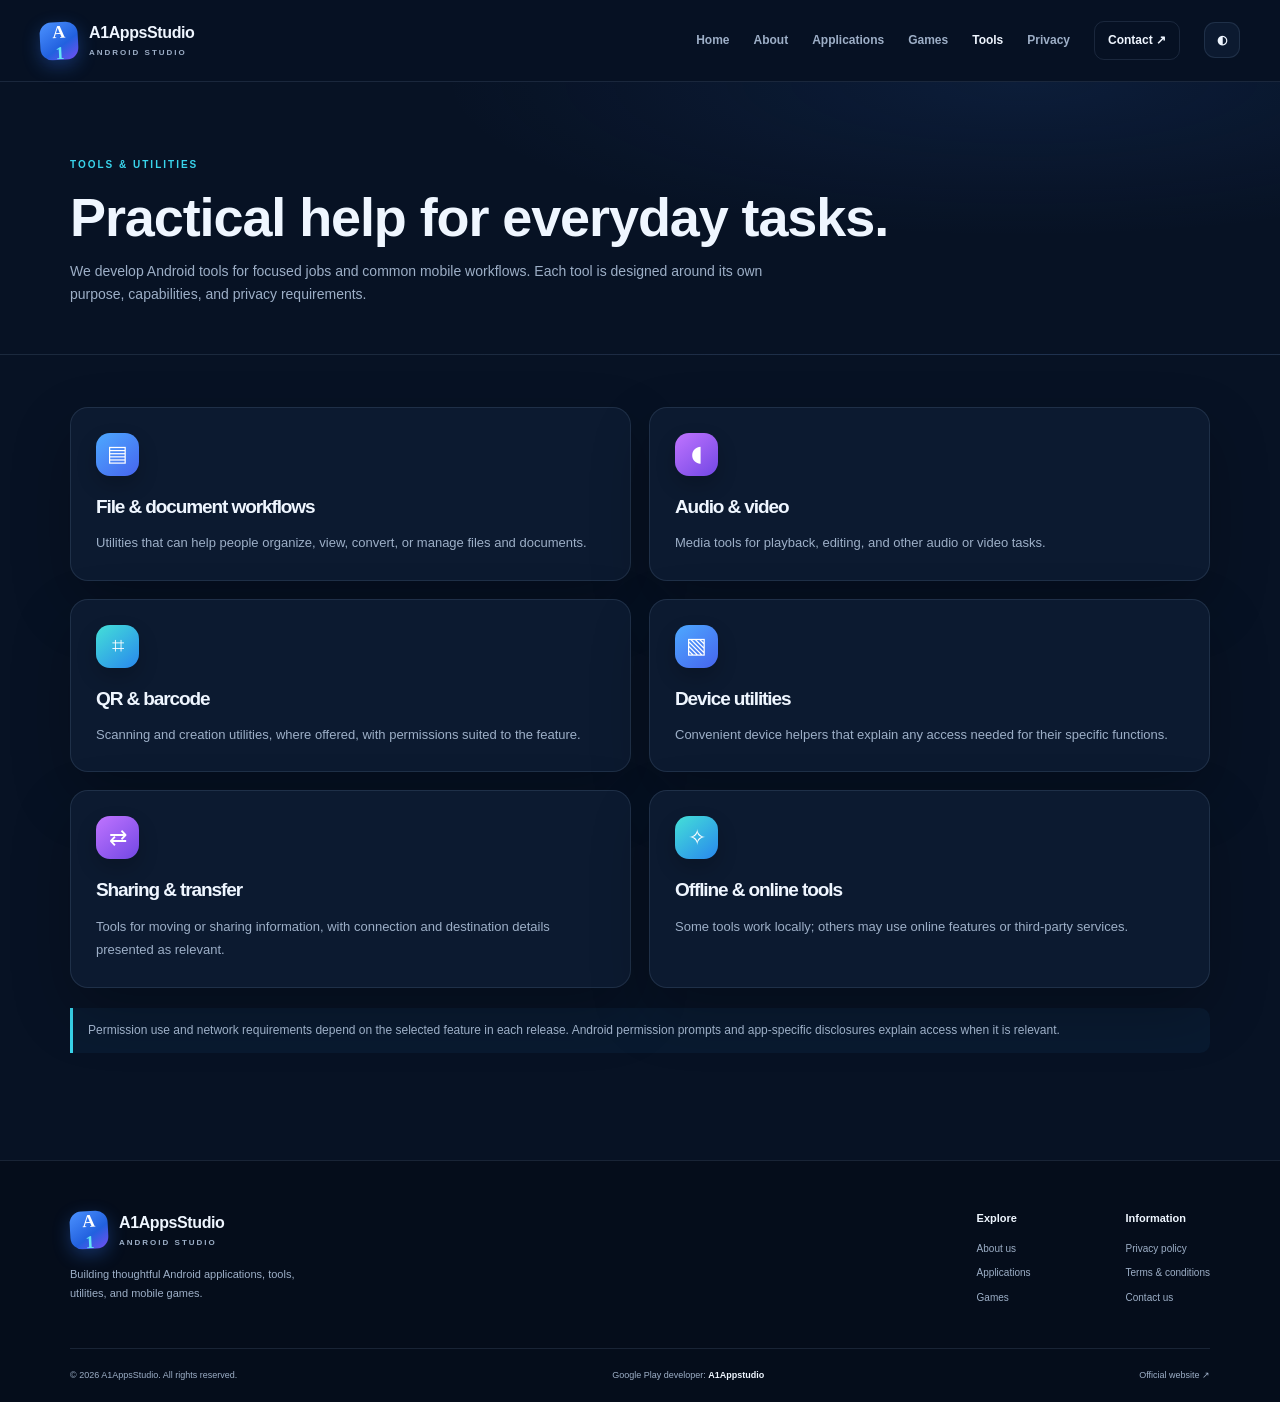
<file: tools.html>
<!doctype html><html lang="en" data-theme="dark"><head><meta charset="utf-8"><meta name="viewport" content="width=device-width, initial-scale=1"><meta name="description" content="Learn about the kinds of Android tools and utilities developed by A1AppsStudio."><title>Tools &amp; Utilities | A1AppsStudio</title><link rel="icon" href="assets/favicon.svg" type="image/svg+xml"><link rel="stylesheet" href="assets/site.css"><script src="assets/site.js" defer></script></head><body><a class="skip-link" href="#main">Skip to content</a><header class="site-header"><div class="nav-wrap"><a class="brand" href="index.html"><span class="brand-mark">A<span>1</span></span><span>A1AppsStudio<small>ANDROID STUDIO</small></span></a><button class="menu-toggle" aria-expanded="false" aria-controls="primary-nav" aria-label="Open navigation"><span></span><span></span><span></span></button><nav id="primary-nav" class="primary-nav"><a href="index.html">Home</a><a href="about.html">About</a><a href="applications.html">Applications</a><a href="games.html">Games</a><a class="active" href="tools.html">Tools</a><a href="privacy.html">Privacy</a><a class="nav-contact" href="contact.html">Contact ↗</a><button class="theme-toggle" type="button" aria-label="Switch color theme">◐</button></nav></div></header><main id="main"><section class="page-hero"><div class="shell"><div class="eyebrow">TOOLS &amp; UTILITIES</div><h1>Practical help for everyday tasks.</h1><p>We develop Android tools for focused jobs and common mobile workflows. Each tool is designed around its own purpose, capabilities, and privacy requirements.</p></div></section><section class="page-content shell"><div class="content-grid"><article class="info-card"><div class="category-icon icon-blue">▤</div><h2>File &amp; document workflows</h2><p>Utilities that can help people organize, view, convert, or manage files and documents.</p></article><article class="info-card"><div class="category-icon icon-violet">◖</div><h2>Audio &amp; video</h2><p>Media tools for playback, editing, and other audio or video tasks.</p></article><article class="info-card"><div class="category-icon icon-cyan">⌗</div><h2>QR &amp; barcode</h2><p>Scanning and creation utilities, where offered, with permissions suited to the feature.</p></article><article class="info-card"><div class="category-icon icon-blue">▧</div><h2>Device utilities</h2><p>Convenient device helpers that explain any access needed for their specific functions.</p></article><article class="info-card"><div class="category-icon icon-violet">⇄</div><h2>Sharing &amp; transfer</h2><p>Tools for moving or sharing information, with connection and destination details presented as relevant.</p></article><article class="info-card"><div class="category-icon icon-cyan">✧</div><h2>Offline &amp; online tools</h2><p>Some tools work locally; others may use online features or third-party services.</p></article></div><div class="notice" style="margin-top:20px">Permission use and network requirements depend on the selected feature in each release. Android permission prompts and app-specific disclosures explain access when it is relevant.</div></section></main><footer class="site-footer"><div class="shell footer-main"><div class="footer-brand"><a class="brand" href="index.html"><span class="brand-mark">A<span>1</span></span><span>A1AppsStudio<small>ANDROID STUDIO</small></span></a><p>Building thoughtful Android applications, tools, utilities, and mobile games.</p></div><div class="footer-links"><div><b>Explore</b><a href="about.html">About us</a><a href="applications.html">Applications</a><a href="games.html">Games</a></div><div><b>Information</b><a href="privacy.html">Privacy policy</a><a href="terms.html">Terms &amp; conditions</a><a href="contact.html">Contact us</a></div></div></div><div class="shell footer-bottom"><span>© <span data-year></span> A1AppsStudio. All rights reserved.</span><span>Google Play developer: <strong>A1Appstudio</strong></span><a href="https://asifmahmod26.github.io/">Official website ↗</a></div></footer></body></html>
</file>
<file: assets/site.css>
:root{color-scheme:dark;--bg:#071224;--bg-deep:#050d1b;--surface:#0c1a30;--surface-2:#10223d;--text:#eff6ff;--muted:#9dafc7;--line:rgba(161,190,232,.13);--blue:#4b83ff;--cyan:#39d5ec;--purple:#9a77ff;--shadow:0 24px 60px rgba(0,0,0,.24);--radius:22px}html[data-theme="light"]{color-scheme:light;--bg:#f5f8ff;--bg-deep:#edf3fc;--surface:#fff;--surface-2:#f3f7ff;--text:#14233b;--muted:#53657f;--line:rgba(40,75,130,.13);--shadow:0 24px 60px rgba(22,52,99,.1)}*{box-sizing:border-box}html{scroll-behavior:smooth}body{margin:0;background:var(--bg);color:var(--text);font-family:"DM Sans",sans-serif;line-height:1.65;transition:background .25s,color .25s}a{color:inherit;text-decoration:none}button{font:inherit}.shell{width:min(1140px,calc(100% - 48px));margin-inline:auto}.skip-link{position:absolute;left:-9999px;top:8px;background:var(--text);color:var(--bg);padding:10px 14px;border-radius:8px;z-index:99}.skip-link:focus{left:10px}.site-header{height:82px;position:sticky;top:0;z-index:20;background:color-mix(in srgb,var(--bg) 88%,transparent);backdrop-filter:blur(18px);border-bottom:1px solid var(--line)}.nav-wrap{height:100%;width:min(1200px,calc(100% - 48px));margin:auto;display:flex;align-items:center;justify-content:space-between}.brand{display:inline-flex;align-items:center;gap:11px;font:800 16px Manrope,sans-serif;letter-spacing:-.4px}.brand>span:last-child{display:flex;flex-direction:column;line-height:1.15}.brand small{font:700 8px "DM Sans",sans-serif;letter-spacing:2px;color:var(--muted);margin-top:5px}.brand-mark{width:38px;height:38px;display:grid;place-items:center;border-radius:12px;background:linear-gradient(145deg,#4c92ff,#2261df 60%,#754ef2);box-shadow:0 6px 18px #347cff50;color:white;font:800 18px Manrope;transform:rotate(-3deg)}.brand-mark span,.about-monogram span{color:#64e6f4}.primary-nav{display:flex;align-items:center;gap:24px;font-size:12px;font-weight:600;color:var(--muted)}.primary-nav>a{transition:color .2s}.primary-nav>a:hover,.primary-nav>a.active{color:var(--text)}.nav-contact{border:1px solid var(--line);border-radius:10px;padding:9px 13px;color:var(--text)!important}.nav-contact span{color:var(--cyan);padding-left:5px}.theme-toggle,.menu-toggle{color:var(--text);border:1px solid var(--line);background:var(--surface);width:36px;height:36px;border-radius:11px;cursor:pointer}.menu-toggle{display:none}.hero{min-height:590px;display:grid;grid-template-columns:1fr .95fr;align-items:center;gap:30px;padding-block:68px 56px}.eyebrow{font-size:10px;letter-spacing:2px;font-weight:700;color:var(--cyan);display:flex;align-items:center;gap:9px}.pulse{width:7px;height:7px;background:var(--cyan);border-radius:99px;box-shadow:0 0 14px var(--cyan)}h1,h2,h3,p{margin-top:0}h1,h2,h3{font-family:Manrope,sans-serif;letter-spacing:-1.1px}h1{font-size:clamp(42px,5.5vw,69px);line-height:1.08;margin:18px 0 17px;font-weight:800}h1 span{background:linear-gradient(100deg,#54a3ff,#53dded 60%,#a58aff);color:transparent;background-clip:text}.hero-lead{font:600 16px Manrope,sans-serif;color:#e3edff;margin-bottom:12px}.hero-text{max-width:520px;color:var(--muted);font-size:14px;line-height:1.8}.hero-actions{display:flex;gap:12px;margin-top:25px}.button{min-height:44px;padding:0 18px;border-radius:12px;display:inline-flex;align-items:center;justify-content:center;gap:12px;font-size:12px;font-weight:700;transition:transform .2s,box-shadow .2s}.button:hover{transform:translateY(-2px)}.button-primary{background:linear-gradient(105deg,#347bf2,#4a63ef 70%,#7560ef);color:white;box-shadow:0 12px 25px #326ef040}.button-primary span{font-size:17px}.button-quiet{color:var(--text);border:1px solid var(--line);background:var(--surface)}.button-outline{border:1px solid var(--line);color:var(--text);background:var(--surface)}.hero-note{margin-top:27px;color:var(--muted);font-size:10px;display:flex;gap:9px;align-items:center}.note-icon{color:#ffcf6a}.hero-art{height:440px;position:relative;display:grid;place-items:center;isolation:isolate}.glow{position:absolute;width:320px;height:320px;border-radius:50%;background:radial-gradient(circle,#3177ed36, #6c51de1c 45%,transparent 70%);filter:blur(10px);z-index:-1}.orbit{position:absolute;border:1px solid #80b0ff20;border-radius:50%;transform:rotate(-25deg)}.orbit-one{width:385px;height:175px}.orbit-two{width:330px;height:260px;transform:rotate(43deg)}.art-card{position:absolute;border:1px solid #b5d5ff27;background:linear-gradient(145deg,#172b49ed,#0d1c34f5);box-shadow:0 28px 60px #0005,inset 0 1px #fff1;border-radius:23px}.art-card-back{width:198px;height:260px;right:38px;top:78px;padding:25px 20px;transform:rotate(11deg);opacity:.8}.mini-icon{width:35px;height:35px;border-radius:12px;display:grid;place-items:center;color:#091727;margin-bottom:24px}.cyan{background:linear-gradient(135deg,#69eff1,#55aaff)}.art-card-back i{display:block;background:#52709255;height:7px;border-radius:8px;margin:10px 0;width:90%}.art-card-back i.short{width:58%}.mini-bars{height:55px;display:flex;align-items:end;gap:9px;margin-top:31px}.mini-bars b{display:block;width:25px;border-radius:6px 6px 2px 2px;background:linear-gradient(#65d9ee,#3975ef);height:52%}.mini-bars b:nth-child(2){height:91%}.mini-bars b:nth-child(3){height:70%}.art-card-front{width:220px;height:340px;left:calc(50% - 135px);top:57px;padding:22px;transform:rotate(-7deg);background:linear-gradient(150deg,#1a3151f5,#101d34f8)}.phone-top{display:flex;justify-content:space-between}.phone-top span{width:30px;height:5px;border-radius:4px;background:#8daed54d}.phone-top span+span{width:9px}.app-symbol{margin:29px auto 20px;width:62px;height:62px;border-radius:21px;display:grid;place-items:center;font:800 27px Manrope;color:white;background:linear-gradient(145deg,#48a3ff,#535ee8 66%,#9768eb);box-shadow:0 12px 26px #4478ec55}.app-symbol span{color:#68edf0}.art-line{width:53%;height:7px;margin:10px auto;background:#94afd052;border-radius:9px}.art-line.wide{width:74%;height:9px;background:#d1e3fb9c}.art-chip-row{display:flex;justify-content:center;gap:7px;margin:21px 0}.art-chip-row span{height:17px;width:43px;border-radius:10px;background:#244565}.art-chip-row span:first-child{background:#286e9b}.art-tile{height:66px;background:linear-gradient(110deg,#184277,#202f69);border:1px solid #6ea6f02c;border-radius:13px;padding:10px;display:flex;align-items:center;gap:8px;position:relative}.art-tile b{display:grid;place-items:center;width:33px;height:35px;border-radius:10px;background:linear-gradient(130deg,#55d8e8,#5479f2);color:white}.art-tile span{height:6px;width:58px;background:#c2d9f270;border-radius:9px}.art-tile span.short{position:absolute;left:51px;top:42px;width:39px;background:#91aacc45}.float-chip{position:absolute;border:1px solid #a7cbf533;background:#112543e8;backdrop-filter:blur(8px);padding:9px 13px;border-radius:12px;font-size:9px;font-weight:700;letter-spacing:.7px;box-shadow:0 12px 25px #0004}.float-chip span{color:var(--cyan);font-size:14px;vertical-align:-1px;margin-right:6px}.chip-top{top:70px;left:27px}.chip-bottom{bottom:69px;right:24px}.spark{position:absolute;color:#63ddeb;font-size:24px}.spark-a{top:115px;right:75px}.spark-b{bottom:91px;left:47px;color:#a985ff}.trust-strip{border-block:1px solid var(--line);background:var(--surface-2)}.trust-inner{display:flex;align-items:center;justify-content:center;gap:30px;height:61px;font-size:9px;letter-spacing:1.5px;font-weight:700;color:var(--muted)}.trust-divider{height:4px;width:4px;border-radius:50%;background:var(--cyan);box-shadow:0 0 8px var(--cyan)}.section{padding-block:92px}.section-heading{display:flex;align-items:end;justify-content:space-between;margin-bottom:29px;gap:30px}.section-heading h2,.about-copy h2,.privacy-inner h2,.cta-inner h2{font-size:clamp(27px,3.5vw,38px);line-height:1.2;margin:10px 0 0}.section-heading p{color:var(--muted);font-size:12px;max-width:300px;margin:0}.category-grid{display:grid;grid-template-columns:repeat(3,1fr);gap:17px}.category-card{position:relative;padding:26px 24px 23px;min-height:231px;border-radius:var(--radius);background:linear-gradient(145deg,var(--surface),color-mix(in srgb,var(--surface) 75%,var(--surface-2)));border:1px solid var(--line);box-shadow:var(--shadow);transition:transform .24s,border .24s}.category-card:hover{transform:translateY(-5px);border-color:#5db8f666}.category-icon{width:43px;height:43px;border-radius:14px;display:grid;place-items:center;font-size:22px;color:white;box-shadow:0 9px 20px #0003}.icon-blue{background:linear-gradient(140deg,#4da9ff,#4664ee)}.icon-violet{background:linear-gradient(140deg,#c074ff,#7247e4)}.icon-cyan{background:linear-gradient(140deg,#44e0d8,#2887ed)}.card-arrow{position:absolute;right:24px;top:27px;color:var(--muted);font-size:17px}.category-card h3{font-size:17px;margin:21px 0 8px}.category-card p{font-size:11px;color:var(--muted);line-height:1.7;max-width:290px;margin-bottom:17px}.tag-row{display:flex;gap:7px}.tag-row span{font-size:8px;color:#9ec7ff;border:1px solid #79aef022;background:#4582db12;padding:5px 8px;border-radius:20px}.privacy-band{background:linear-gradient(105deg,#0d2441,#10234c 58%,#171e46);border-block:1px solid #6e9edf19;overflow:hidden}.privacy-inner{position:relative;display:grid;grid-template-columns:86px 1fr;gap:23px;align-items:center;padding-block:48px}.privacy-emblem{width:68px;height:68px;border-radius:21px;display:grid;place-items:center;font-size:34px;color:#9df1e9;background:linear-gradient(140deg,#1f6995,#3e55ae);box-shadow:0 12px 32px #268ce034;position:relative}.privacy-emblem span{position:absolute;width:11px;height:11px;border-radius:50%;background:#85f5cd;right:11px;top:10px;box-shadow:0 0 12px #85f5cd}.privacy-inner h2{font-size:28px;margin:8px 0}.privacy-inner p{font-size:12px;color:#b0c4de;max-width:710px;margin-bottom:12px}.text-link{font-size:11px;color:#78e2f4;font-weight:700}.text-link span{padding-left:6px}.privacy-orb{position:absolute;width:200px;height:200px;border:1px solid #7db3e923;border-radius:50%;right:9%;top:-80px;box-shadow:0 0 0 28px #7db3e90b,0 0 0 58px #7db3e907}.about-preview{display:grid;grid-template-columns:.85fr 1.2fr;gap:90px;align-items:center}.about-graphic{height:280px;display:grid;place-items:center;position:relative}.about-ring{position:absolute;width:238px;height:238px;border:1px solid #489ef23e;border-radius:50%;box-shadow:0 0 0 27px #448aef0c,0 0 0 54px #448aef08}.about-monogram{width:142px;height:142px;border-radius:42px;display:grid;place-items:center;background:linear-gradient(145deg,#347eef,#3a58d9 65%,#815ae8);font:800 64px Manrope;color:white;box-shadow:0 30px 60px #3c66dd55,inset 0 1px #ffffff80;transform:rotate(-8deg)}.about-caption{position:absolute;bottom:7px;left:calc(50% + 67px);font-size:8px;line-height:1.6;letter-spacing:1.3px;font-weight:700;color:var(--muted)}.about-copy p{font-size:13px;color:var(--muted);max-width:550px;line-height:1.85;margin:17px 0 22px}.contact-cta{background:var(--surface-2);border-top:1px solid var(--line)}.cta-inner{min-height:190px;display:flex;align-items:center;justify-content:space-between;gap:20px;padding-block:38px}.cta-inner h2{font-size:27px;margin:8px 0}.cta-inner p{color:var(--muted);font-size:12px;margin-bottom:0}.site-footer{background:var(--bg-deep);border-top:1px solid var(--line)}.footer-main{padding-block:48px 35px;display:flex;justify-content:space-between;gap:40px}.footer-brand p{font-size:11px;color:var(--muted);max-width:260px;margin-top:16px}.footer-links{display:flex;gap:95px}.footer-links div{display:flex;flex-direction:column;gap:8px;font-size:10px;color:var(--muted)}.footer-links b{color:var(--text);font-size:11px;margin-bottom:5px}.footer-bottom{border-top:1px solid var(--line);min-height:54px;display:flex;align-items:center;justify-content:space-between;gap:12px;color:var(--muted);font-size:9px}.footer-bottom strong{color:var(--text)}.page-hero{padding:75px 0 48px;background:radial-gradient(ellipse at 80% 0%,#2b5eba24,transparent 40%);border-bottom:1px solid var(--line)}.page-hero h1{font-size:clamp(38px,5vw,54px);margin:14px 0}.page-hero p{color:var(--muted);max-width:700px;font-size:14px;margin:0}.page-content{padding-block:52px 90px}.content-grid{display:grid;grid-template-columns:repeat(2,1fr);gap:18px}.info-card,.prose-card,.contact-card{border:1px solid var(--line);background:var(--surface);border-radius:18px;padding:25px;box-shadow:var(--shadow)}.info-card h2,.info-card h3,.prose-card h2,.contact-card h2{font-size:19px;margin-bottom:9px}.info-card p,.prose-card p,.prose-card li,.contact-card p{color:var(--muted);font-size:13px;line-height:1.8}.info-card p:last-child,.prose-card p:last-child{margin-bottom:0}.info-card .category-icon{margin-bottom:15px}.prose-layout{display:grid;grid-template-columns:250px 1fr;gap:28px;align-items:start}.toc{position:sticky;top:104px;background:var(--surface);border:1px solid var(--line);border-radius:16px;padding:20px}.toc b{font-size:11px;display:block;margin-bottom:11px}.toc a{display:block;color:var(--muted);font-size:10px;padding:6px 0}.toc a:hover{color:var(--cyan)}.prose-card{margin-bottom:16px;scroll-margin-top:100px}.prose-card h2{margin-top:0}.prose-card h3{font-size:15px;letter-spacing:-.2px;margin:20px 0 7px}.prose-card ul{padding-left:21px}.notice{border-left:3px solid var(--cyan);background:#258de110;border-radius:0 10px 10px 0;padding:13px 15px;color:var(--muted);font-size:12px;margin:17px 0}.contact-layout{display:grid;grid-template-columns:1.1fr .9fr;gap:18px}.contact-method{padding:14px 0;border-top:1px solid var(--line)}.contact-method b{display:block;font-size:12px}.contact-method span{font-size:11px;color:var(--muted)}.placeholder{display:inline-block;border:1px dashed #58a5e766;color:#b5cae2;padding:8px 11px;border-radius:9px;font-size:11px}.badge{display:inline-flex;border-radius:20px;background:#3987e21a;border:1px solid #529de42c;color:#95dafa;padding:5px 10px;font-size:9px;font-weight:700}.last-updated{font-size:10px!important;color:var(--muted);margin-top:-3px}.category-list{display:flex;flex-wrap:wrap;gap:8px}.category-list span{border:1px solid var(--line);background:var(--surface-2);padding:7px 11px;border-radius:20px;font-size:10px;color:var(--muted)}
@media(max-width:900px){.primary-nav{gap:14px}.hero{grid-template-columns:1fr .8fr}.hero-art{transform:scale(.9)}.about-preview{gap:45px}.footer-links{gap:55px}}
@media(max-width:700px){.shell,.nav-wrap{width:min(100% - 34px,560px)}.site-header{height:70px}.menu-toggle{display:flex;flex-direction:column;align-items:center;justify-content:center;gap:4px}.menu-toggle span{width:15px;height:1.5px;background:var(--text);border-radius:3px}.primary-nav{display:none;position:absolute;left:0;right:0;top:69px;background:var(--bg);border-bottom:1px solid var(--line);padding:12px 22px 19px;flex-direction:column;align-items:stretch;gap:0;box-shadow:0 22px 30px #0003}.primary-nav.open{display:flex}.primary-nav>a{padding:10px 0}.primary-nav .nav-contact{margin-top:5px;text-align:center}.theme-toggle{position:absolute;right:22px;top:13px;transform:translateX(-46px)}.hero{display:flex;flex-direction:column;align-items:stretch;padding-block:52px 30px;gap:8px}.hero-copy{position:relative;z-index:2}.hero-art{height:350px;width:100%;transform:scale(.86);transform-origin:top center;margin-bottom:-42px}.hero h1{font-size:47px}.hero-lead{font-size:14px}.hero-text{font-size:13px}.trust-inner{gap:12px;height:auto;min-height:55px;font-size:7px;letter-spacing:.8px}.trust-divider{flex:none}.section{padding-block:64px}.section-heading{display:block}.section-heading p{margin-top:13px}.category-grid{grid-template-columns:1fr}.category-card{min-height:205px}.privacy-inner{grid-template-columns:55px 1fr;gap:14px;padding-block:35px}.privacy-emblem{width:52px;height:52px;font-size:25px;border-radius:16px}.privacy-inner h2{font-size:22px}.privacy-inner p{font-size:11px}.privacy-orb{right:-130px}.about-preview{grid-template-columns:1fr;gap:22px;padding-top:54px}.about-graphic{height:220px}.about-ring{width:190px;height:190px}.about-monogram{width:115px;height:115px;font-size:52px;border-radius:35px}.about-caption{left:calc(50% + 55px)}.about-copy h2{font-size:29px}.cta-inner{display:block;padding-block:35px}.cta-inner .button{margin-top:20px}.footer-main{display:block;padding-block:38px 25px}.footer-links{margin-top:30px;justify-content:flex-start;gap:50px}.footer-bottom{padding-block:14px;flex-wrap:wrap;justify-content:flex-start}.footer-bottom>*{width:100%}.page-hero{padding:53px 0 35px}.page-content{padding-block:32px 65px}.content-grid,.contact-layout{grid-template-columns:1fr}.prose-layout{grid-template-columns:1fr}.toc{position:static;display:grid;grid-template-columns:repeat(2,1fr);gap:0 10px}.toc b{grid-column:1/-1}.prose-card{padding:20px}.info-card,.contact-card{padding:21px}}
@media(prefers-reduced-motion:reduce){*,*::before,*::after{scroll-behavior:auto!important;animation-duration:.01ms!important;transition-duration:.01ms!important}}
@media(max-width:900px){.primary-nav{gap:14px}.hero{grid-template-columns:1fr .8fr}.hero-art{transform:scale(.9)}.about-preview{gap:45px}.footer-links{gap:55px}}
@media(max-width:700px){.shell,.nav-wrap{width:min(100% - 34px,560px)}.site-header{height:70px}.menu-toggle{display:flex;flex-direction:column;align-items:center;justify-content:center;gap:4px}.menu-toggle span{width:15px;height:1.5px;background:var(--text);border-radius:3px}.primary-nav{display:none;position:absolute;left:0;right:0;top:69px;background:var(--bg);border-bottom:1px solid var(--line);padding:12px 22px 19px;flex-direction:column;align-items:stretch;gap:0;box-shadow:0 22px 30px #0003}.primary-nav.open{display:flex}.primary-nav>a{padding:10px 0}.primary-nav .nav-contact{margin-top:5px;text-align:center}.theme-toggle{position:absolute;right:22px;top:13px;transform:translateX(-46px)}.hero{display:flex;flex-direction:column;align-items:stretch;padding-block:52px 30px;gap:8px}.hero-copy{position:relative;z-index:2}.hero-art{height:350px;width:100%;transform:scale(.86);transform-origin:top center;margin-bottom:-42px}.hero h1{font-size:47px}.hero-lead{font-size:14px}.hero-text{font-size:13px}.trust-inner{gap:12px;height:auto;min-height:55px;font-size:7px;letter-spacing:.8px}.trust-divider{flex:none}.section{padding-block:64px}.section-heading{display:block}.section-heading p{margin-top:13px}.category-grid{grid-template-columns:1fr}.category-card{min-height:205px}.privacy-inner{grid-template-columns:55px 1fr;gap:14px;padding-block:35px}.privacy-emblem{width:52px;height:52px;font-size:25px;border-radius:16px}.privacy-inner h2{font-size:22px}.privacy-inner p{font-size:11px}.privacy-orb{right:-130px}.about-preview{grid-template-columns:1fr;gap:22px;padding-top:54px}.about-graphic{height:220px}.about-ring{width:190px;height:190px}.about-monogram{width:115px;height:115px;font-size:52px;border-radius:35px}.about-caption{left:calc(50% + 55px)}.about-copy h2{font-size:29px}.cta-inner{display:block;padding-block:35px}.cta-inner .button{margin-top:20px}.footer-main{display:block;padding-block:38px 25px}.footer-links{margin-top:30px;justify-content:flex-start;gap:50px}.footer-bottom{padding-block:14px;flex-wrap:wrap;justify-content:flex-start}.footer-bottom>*{width:100%}.page-hero{padding:53px 0 35px}.page-content{padding-block:32px 65px}.content-grid,.contact-layout{grid-template-columns:1fr}.prose-layout{grid-template-columns:1fr}.toc{position:static;display:grid;grid-template-columns:repeat(2,1fr);gap:0 10px}.toc b{grid-column:1/-1}.prose-card{padding:20px}.info-card,.contact-card{padding:21px}}
@media(prefers-reduced-motion:reduce){*,*::before,*::after{scroll-behavior:auto!important;animation-duration:.01ms!important;transition-duration:.01ms!important}}
</file>
